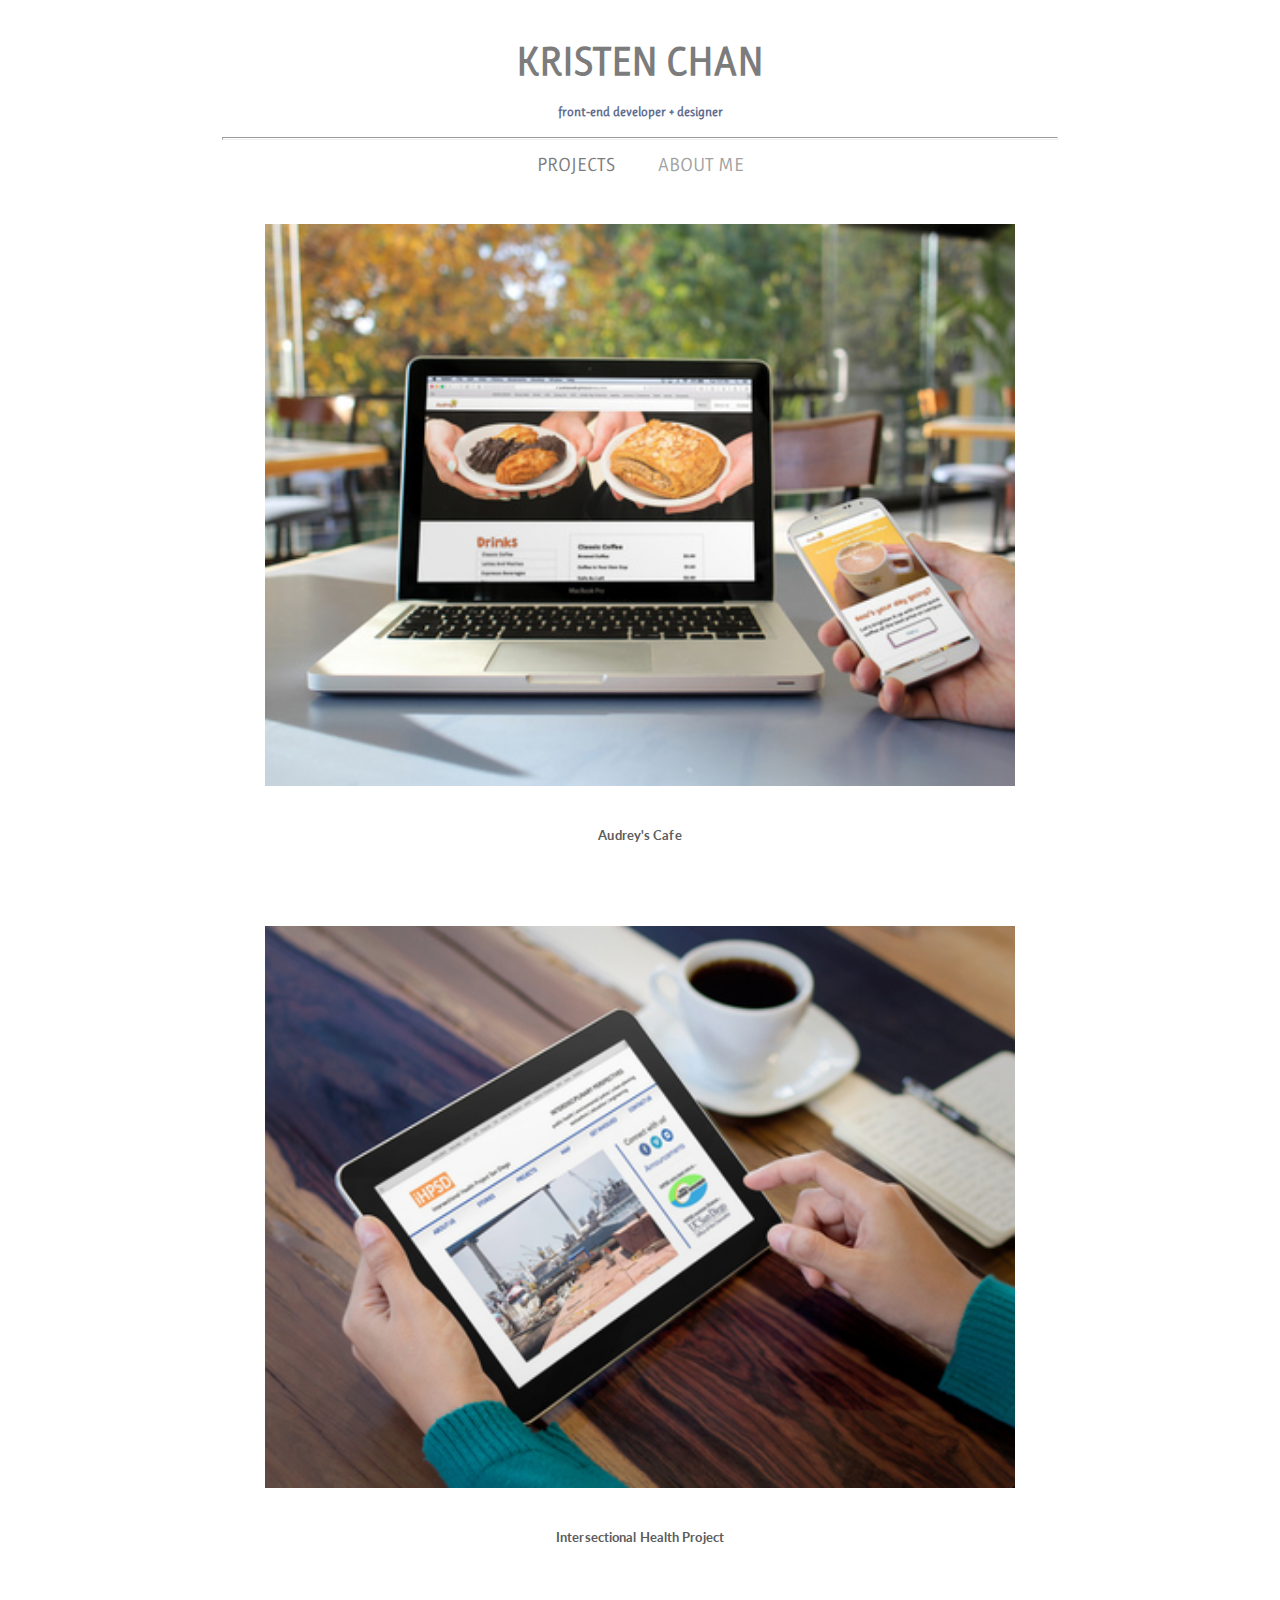
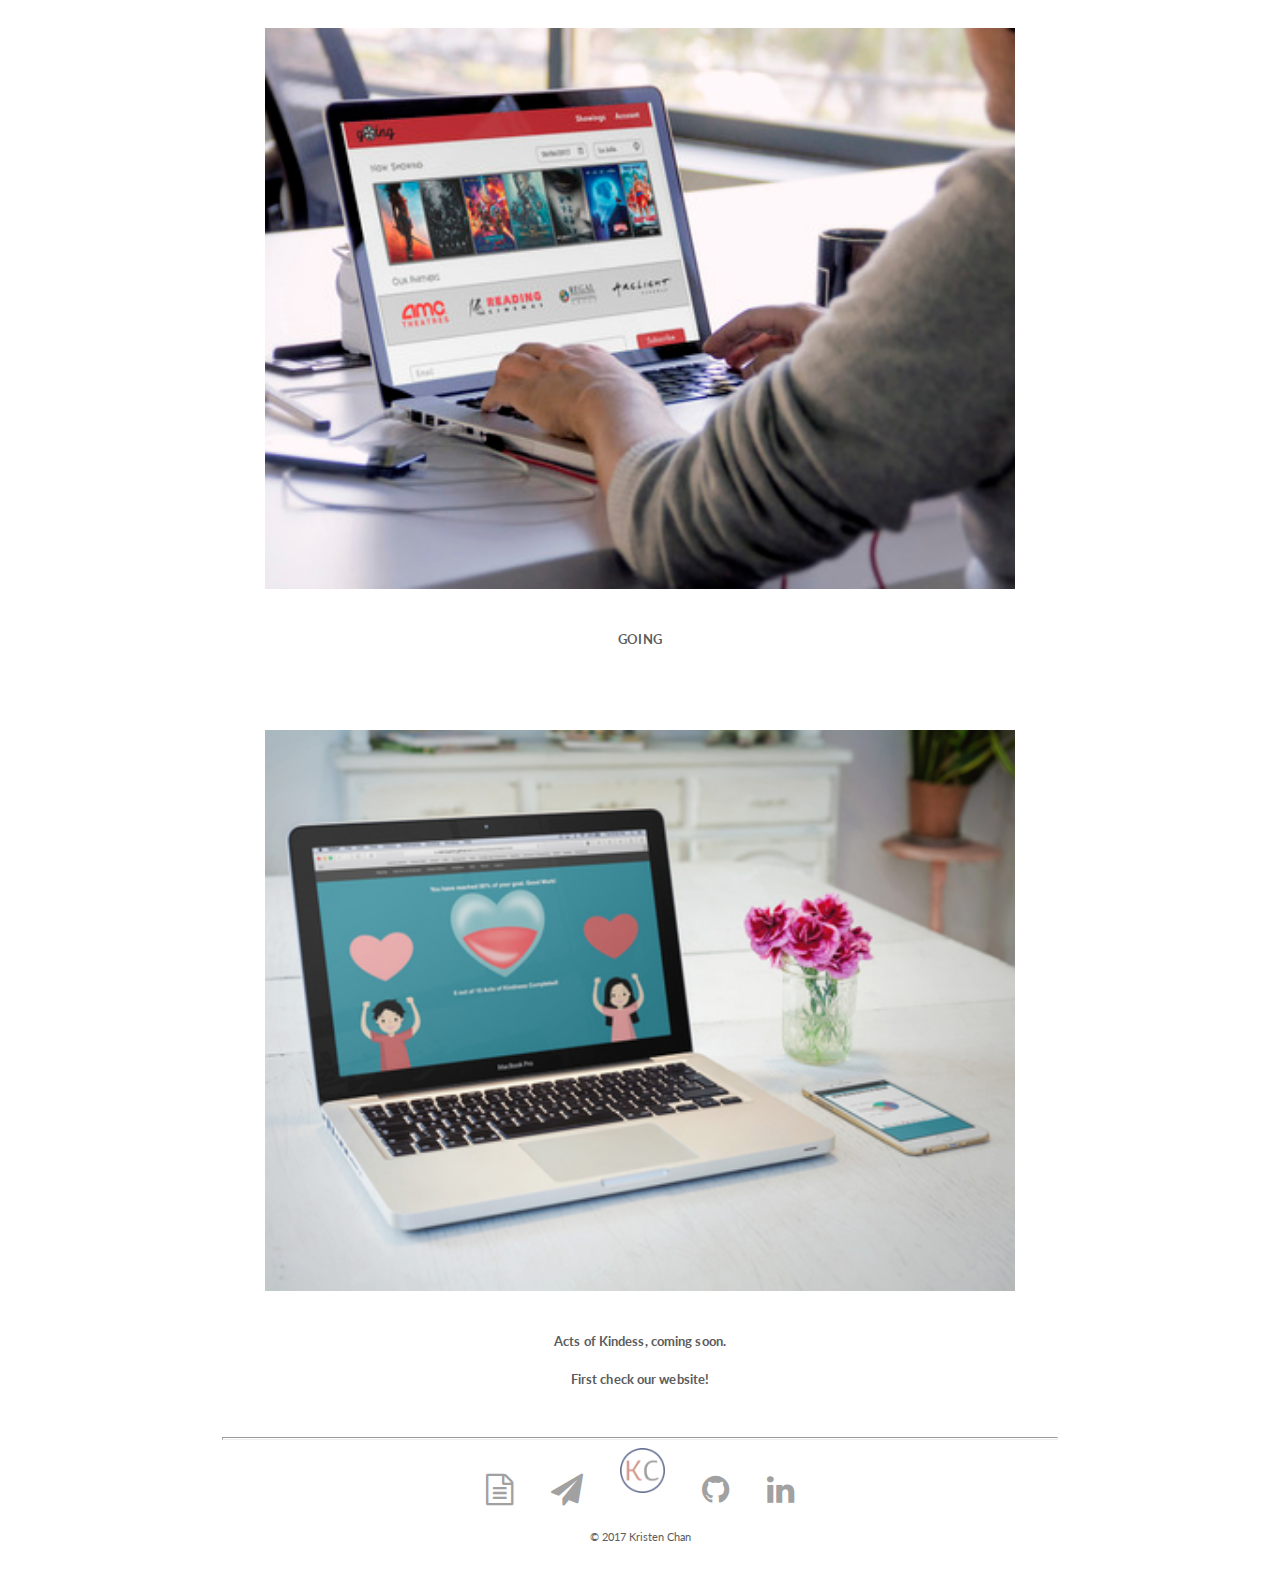
<file: index.html>
<!DOCTYPE html>
<html lang="en">

<head>
    <title>Kristen Chan</title>
    <meta charset="utf-8"/>

    <!-- Bootstrap -->
    <link rel="stylesheet" href="https://maxcdn.bootstrapcdn.com/bootstrap/4.0.0-beta/css/bootstrap.min.css"
        integrity="sha384-/Y6pD6FV/Vv2HJnA6t+vslU6fwYXjCFtcEpHbNJ0lyAFsXTsjBbfaDjzALeQsN6M" crossorigin="anonymous">
    <meta name="viewport" content="width=device-width, initial-scale=1, shrink-to-fit=no">

    <link href="https://fonts.googleapis.com/css?family=Ruluko|Lato:300" rel="stylesheet">
    <link rel="stylesheet" href="https://cdnjs.cloudflare.com/ajax/libs/font-awesome/4.7.0/css/font-awesome.min.css">

    <link rel='shortcut icon' type='image/x-icon' href='/favicon.ico'>

    <link rel="stylesheet" href="css/GLOBAL.css">
    <link rel="stylesheet" href="css/index.css">

    <meta name="keywords" content="Kristen, Chan, UX, design, portfolio, designer, ucsd, cognitive, software, engineer, san diego,
            california, east bay, san francisco, experience, java, programming, hci, UI, interface, science, user">
    <meta name="author" content="Kristen Chan">

</head>
<body>
<!--nav bar-->
<div class="name-block">
  <div class="name"><a href="index.html" style="text-decoration:none">
    <h1 class="name-title">KRISTEN CHAN</h1></a></div>

  <ul class="menu">
    <li><i class="fa fa-bars pull-right" id="menu" style="color:#7c7c7c; align:right"></i>
      <ul style="display: none" id="nav-links">
        <li><a class="nav-link" href="index.html" style="color:#616d90">PROJECTS</a></li>
        <li><a class="nav-link" href="about.html">ABOUT ME</a></li>
      </ul>
    </li>
  </ul>
</div>

<div class="title">
    <h5 class="job-title">front-end developer + designer</h5>
    <hr class="bar-title">
</div>
<div class="top-nav">
    <a href="index.html" style="color:#7c7c7c">PROJECTS</a>
    <a href="about.html">ABOUT ME</a>
</div>
<!-- end nav bar-->

<!-- CONTENT!!! -->
    <div class="content">
        <div class="row">
            <div class="col-sm hover hv1">
                <a href="audreys.html"><img src="Logos/audreys.jpg">
                    <h5>Audrey's Cafe</h5></a>
            </div>
            <div class="col-sm hover hv2">
                <a href="ihpsd.html"><img src="Logos/ihpsd.jpg"><h5>Intersectional Health Project</h5></a>
            </div>
        </div>
        <div class="row">
            <div class="col-sm hover hv3">
                <a href="going.html"><img src="Logos/going.jpg"><h5>GOING</h5></a>
            </div>
            <div class="col-sm hover hv4">
                <a href="https://clairvoyantx.github.io/ActsOfKindness/index2.html" target="_blank"><img src="Logos/actsofkind.jpg"><h5>Acts of Kindess, coming soon.</h5><h5>First check our website!</h5></a>
            </div>
        </div>
        <br><br>
    </div>
<!-- footer! -->
    <hr class="bar-footer">
    <div class="footer">
        <div>
            <a href="resume.pdf" target="_blank"><i class="fa fa-file-text-o fa-2x"></i></a>
            <a href="mailto:kristentchan@gmail.com"><i class="fa fa-paper-plane fa-2x"></i></a>
            <a href="index.html"><img class="footer-icon" src="Logos/KC.png"></a>
            <a href="https://github.com/kristentchan" target="_blank"><i class="fa fa-github fa-2x"></i></a>
            <a href="https://www.linkedin.com/in/kristentchan/" target="_blank"><i class="fa fa-linkedin fa-2x"></i></a>
        </div>
    </div>
    <div class="copyright">
            <br>
            <p>&copy; 2017 Kristen Chan</p>
    </div>

    <script src="https://code.jquery.com/jquery-3.2.1.slim.min.js" integrity="sha384-KJ3o2DKtIkvYIK3UENzmM7KCkRr/rE9/Qpg6aAZGJwFDMVNA/GpGFF93hXpG5KkN" crossorigin="anonymous"></script>
    <script src="https://cdnjs.cloudflare.com/ajax/libs/popper.js/1.11.0/umd/popper.min.js" integrity="sha384-b/U6ypiBEHpOf/4+1nzFpr53nxSS+GLCkfwBdFNTxtclqqenISfwAzpKaMNFNmj4" crossorigin="anonymous"></script>
    <script src="https://maxcdn.bootstrapcdn.com/bootstrap/4.0.0-beta/js/bootstrap.min.js" integrity="sha384-h0AbiXch4ZDo7tp9hKZ4TsHbi047NrKGLO3SEJAg45jXxnGIfYzk4Si90RDIqNm1" crossorigin="anonymous"></script>
    <script src="https://ajax.googleapis.com/ajax/libs/jquery/3.3.1/jquery.min.js"></script>
    <script>
      $("#menu").click(function(){
        $("#nav-links").slideToggle("slow");
        $('#menu').toggleClass('fa-bars fa-times')
      });
    </script>
</body>
</html>
</file>
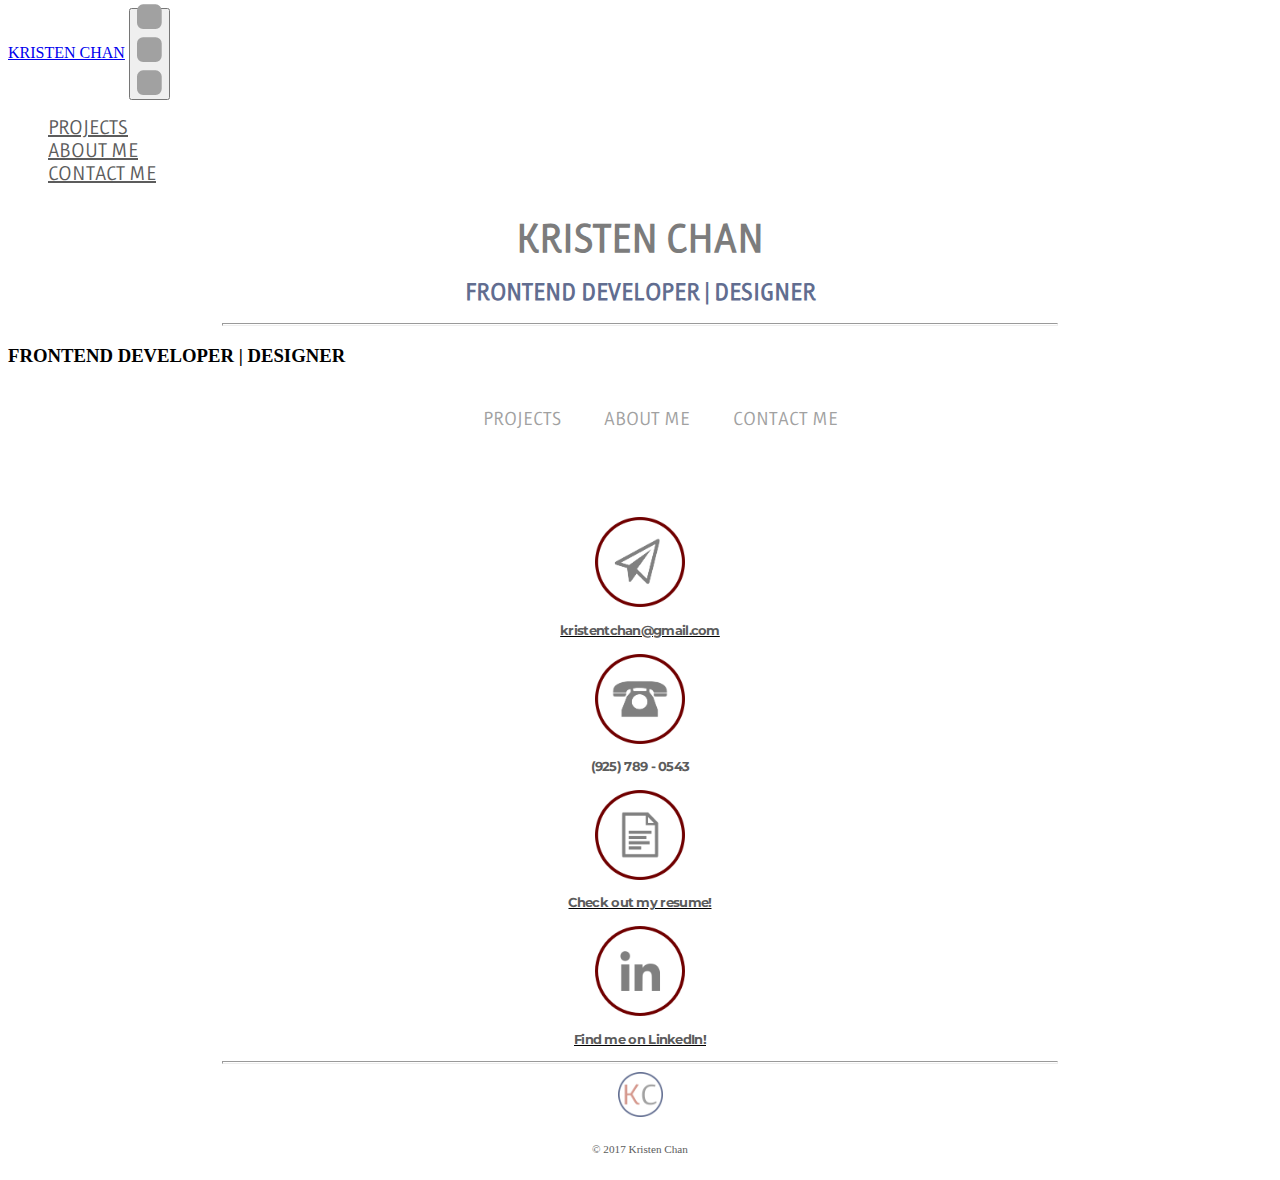
<file: contact.html>
<!DOCTYPE html>
<html>

<head>
    <title>Home Page</title>

    <!-- Bootstrap -->
    <link rel="stylesheet" href="https://maxcdn.bootstrapcdn.com/bootstrap/4.0.0-beta/css/bootstrap.min.css"
        integrity="sha384-/Y6pD6FV/Vv2HJnA6t+vslU6fwYXjCFtcEpHbNJ0lyAFsXTsjBbfaDjzALeQsN6M" crossorigin="anonymous">
    <meta name="viewport" content="width=device-width, initial-scale=1, shrink-to-fit=no">

    <link href="https://fonts.googleapis.com/css?family=Ruluko|Montserrat:200|Open+Sans:300" rel="stylesheet">
    <link rel="stylesheet" href="https://cdnjs.cloudflare.com/ajax/libs/font-awesome/4.7.0/css/font-awesome.min.css">

    <link rel="stylesheet" href="css/GLOBAL.css">
    <link rel="stylesheet" href="css/contact.css">

    <meta name="keywords" content="Kristen, Chan, UX, design, portfolio, designer, ucsd, cognitive, software, engineer, san diego,
            california, east bay, san francisco, experience, java, programming, hci, UI, interface, science, user">
    <meta name="author" content="Kristen Chan">

</head>
<body>
<!--nav bar-->

        <div class="top-icons">
            <nav class="navbar navbar-toggleable-md navbar-light bg-faded">

                <a class="navbar-brand" href="index.html">KRISTEN CHAN</a>
                <button class="navbar-toggler navbar-toggler-right" type="button" data-toggle="collapse"
                    data-target="#navbarSupportedContent" aria-controls="navbarSupportedContent"
                    aria-expanded="false" aria-label="Toggle navigation">
                    <span class="fa fa-ellipsis-v fa-lg" style="font-size:9vw"></span>
                </button>
                <div class="collapse navbar-collapse" id="navbarSupportedContent">
                    <ul class="navbar-nav mr-auto">
                        <li class="nav-item">
                            <a class="nav-link" href="projects.html">PROJECTS</a>
                        </li>
                        <li class="nav-item">
                            <a class="nav-link" href="index.html">ABOUT ME</a>
                        </li>
                        <li class="nav-item">
                            <a class="nav-link" href="#">CONTACT ME</a>
                        </li>
                    </ul>
                </div>
            </nav>
        </div>
    <div class="title" class="row">
        <a href="index.html" style="color:black; text-decoration:none"><h1 class="name-title" text-align="center">KRISTEN CHAN</h1></a>
        <h2 class="job-title">FRONTEND DEVELOPER | DESIGNER</h2>
        <hr class="bar-title">
        <h3 class="job-title2">FRONTEND DEVELOPER | DESIGNER</h3>
    </div>

    <div class="top-nav" align="center">
        <ul>
            <a href="projects.html">PROJECTS</a>
            <a href="index.html">ABOUT ME</a>
            <a href="contact.html" style="color:#a1a1a1">CONTACT ME</a>
        </ul>
    </div>
<!-- end nav bar-->



    <div class="container-fluid content">
        <div class="row">
            <div class="col-sm">
                <a href="mailto:kristentchan@gmail.com">
                    <img src="icons/email.png">
                    <h5>kristentchan@gmail.com</h5></a>
            </div>
            <div class="col-sm">
                <img src="icons/phone.png">
                <h5>(925) 789 - 0543</h5> 
            </div>
        </div>
        <div class="row">
            <div class="col-sm">
                <a target="_blank" class="resume-link" href="resume.pdf">
                    <img src="icons/resume.png">
                    <h5>Check out my resume!</h5></a>
            </div>
            <div class="col-sm">
                <a target="_blank" class="linkedIn-link" href="http://linkedin.com/in/kristentchan/">
                    <img src="icons/linked_circle.png">
                    <h5>Find me on LinkedIn!</h5></a>
            </div>
        </div>
    </div>

<!-- footer! -->
    <hr class="bar-footer">
    <div class="footer">

        <a href="index.html"><img class="footer-icon" src="Logos/KC.png"></a>
        <div class="copyright">
            <br>
            <p>&copy 2017 Kristen Chan</p>
        </div>
    </div>


    <script src="https://code.jquery.com/jquery-3.2.1.slim.min.js" integrity="sha384-KJ3o2DKtIkvYIK3UENzmM7KCkRr/rE9/Qpg6aAZGJwFDMVNA/GpGFF93hXpG5KkN" crossorigin="anonymous"></script>
    <script src="https://cdnjs.cloudflare.com/ajax/libs/popper.js/1.11.0/umd/popper.min.js" integrity="sha384-b/U6ypiBEHpOf/4+1nzFpr53nxSS+GLCkfwBdFNTxtclqqenISfwAzpKaMNFNmj4" crossorigin="anonymous"></script>
    <script src="https://maxcdn.bootstrapcdn.com/bootstrap/4.0.0-beta/js/bootstrap.min.js" integrity="sha384-h0AbiXch4ZDo7tp9hKZ4TsHbi047NrKGLO3SEJAg45jXxnGIfYzk4Si90RDIqNm1" crossorigin="anonymous"></script>
</body>
<script>
function myFunction() {
    var x = document.getElementById("topnav");
    if (x.className === "top-nav") {
        x.className += " responsive";
    } else {
        x.className = "top-nav";
    }
}
</script>

</html>
</file>
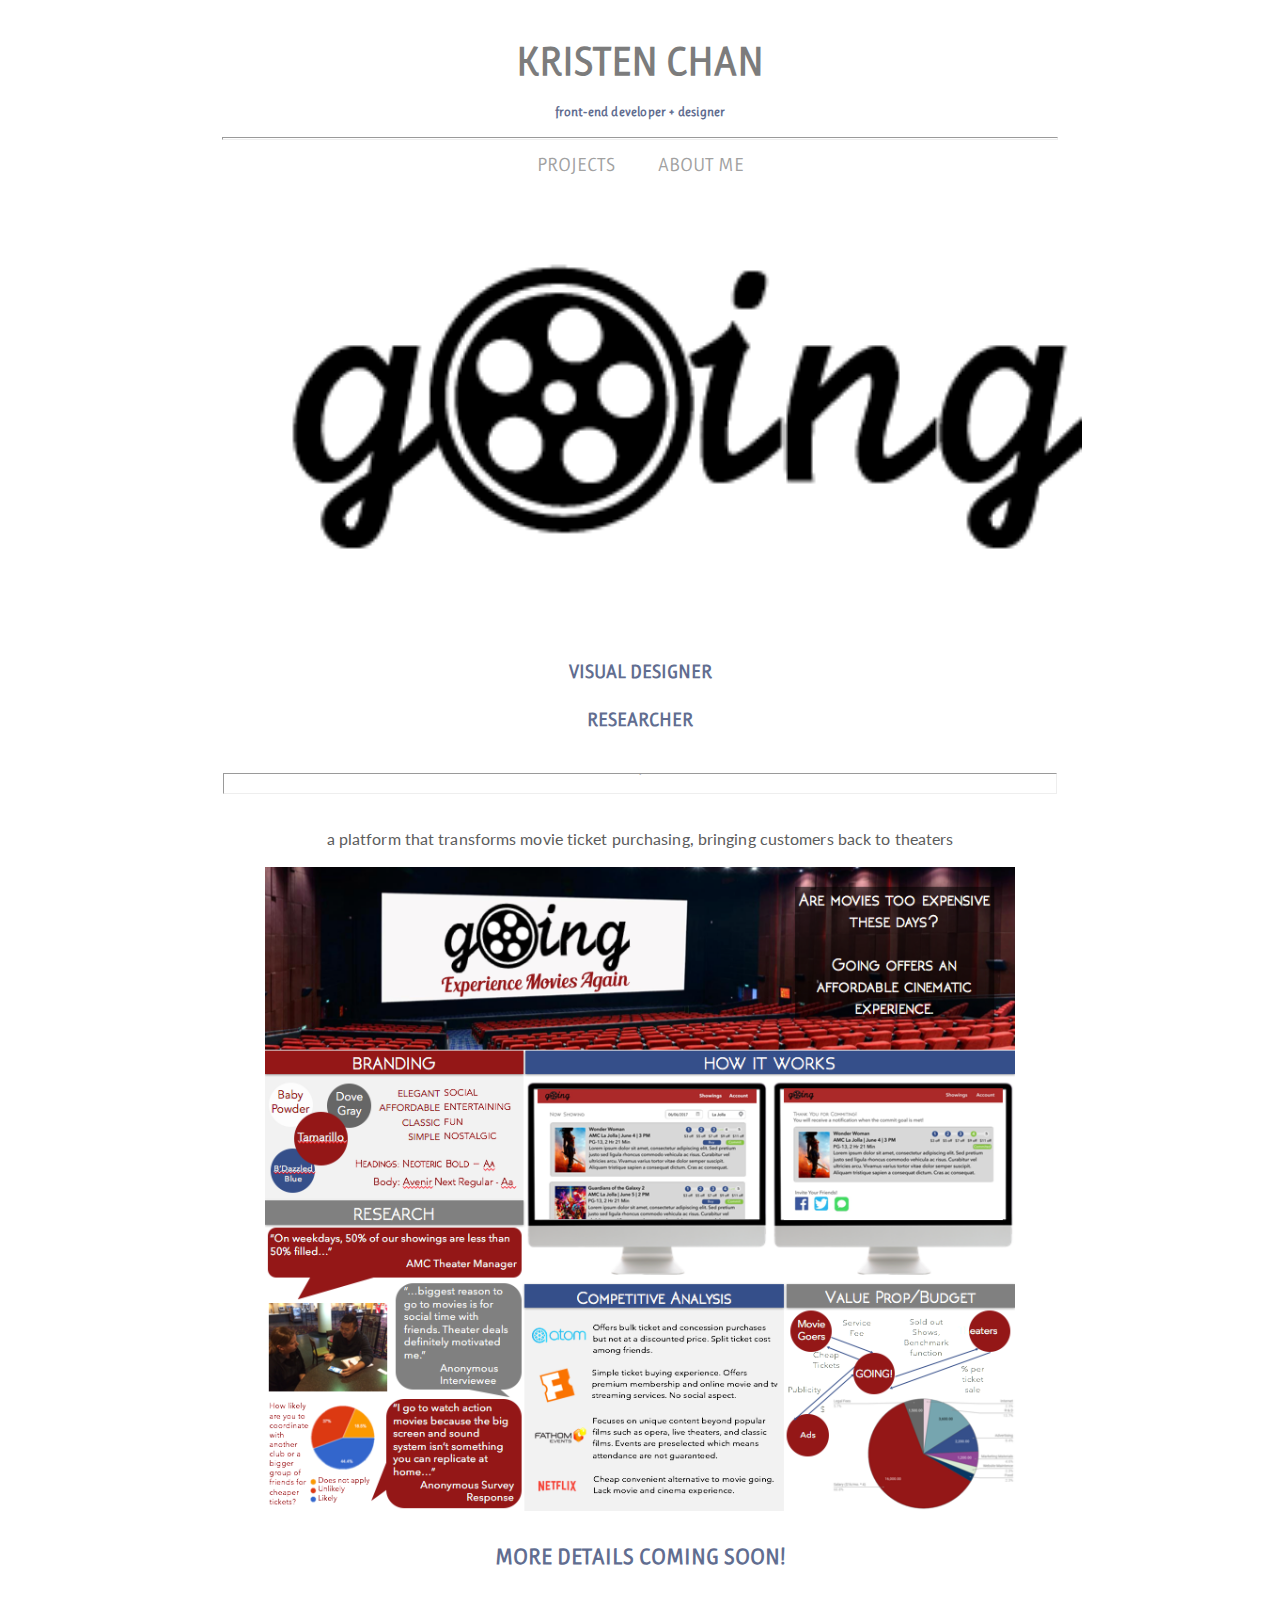
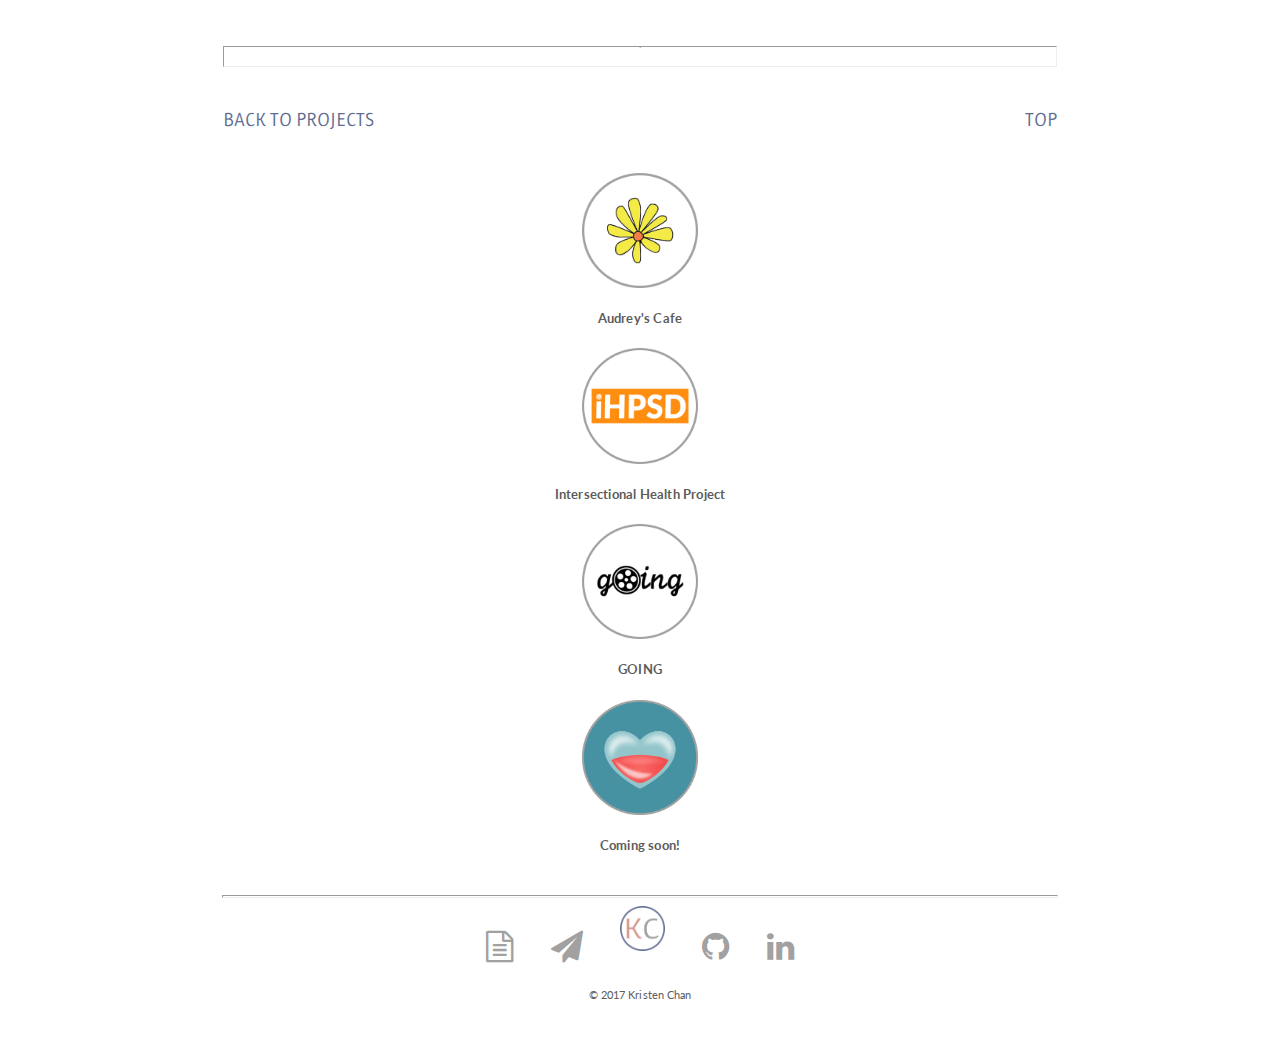
<file: going.html>
<!DOCTYPE html>
<html lang="en">

<head>
    <title>Kristen Chan</title>
    <meta charset="utf-8"/>

    <!-- Bootstrap -->
    <link rel="stylesheet" href="https://maxcdn.bootstrapcdn.com/bootstrap/4.0.0-beta/css/bootstrap.min.css"
        integrity="sha384-/Y6pD6FV/Vv2HJnA6t+vslU6fwYXjCFtcEpHbNJ0lyAFsXTsjBbfaDjzALeQsN6M" crossorigin="anonymous">
    <meta name="viewport" content="width=device-width, initial-scale=1, shrink-to-fit=no">

    <link href="https://fonts.googleapis.com/css?family=Ruluko|Lato:300" rel="stylesheet">
    <link rel="stylesheet" href="https://cdnjs.cloudflare.com/ajax/libs/font-awesome/4.7.0/css/font-awesome.min.css">

    <link rel='shortcut icon' type='image/x-icon' href='/favicon.ico'>

    <link rel="stylesheet" href="css/GLOBAL.css">
    <link rel="stylesheet" href="css/going.css">

    <meta name="keywords" content="Kristen, Chan, UX, design, portfolio, designer, ucsd, cognitive, software, engineer, san diego, california, east bay, san francisco, experience, java, programming, hci, UI, interface, science, user">
    <meta name="author" content="Kristen Chan">

</head>
<body>
<!--nav bar-->
<div class="name-block">
  <div class="name"><a href="index.html" style="text-decoration:none">
    <h1 class="name-title">KRISTEN CHAN</h1></a></div>

  <ul class="menu">
    <li><i class="fa fa-bars pull-right" id="menu" style="color:#7c7c7c; align:right"></i>
      <ul style="display: none" id="nav-links">
        <li><a class="nav-link" href="index.html">PROJECTS</a></li>
        <li><a class="nav-link" href="about.html">ABOUT ME</a></li>
      </ul>
    </li>
  </ul>
</div>

<div class="title">
    <h5 class="job-title">front-end developer + designer</h5>
    <hr class="bar-title">
</div>
<div class="top-nav">
    <a href="index.html">PROJECTS</a>
    <a href="about.html">ABOUT ME</a>
</div>
<!-- end nav bar-->

<!-- CONTENT -->
<div class="content">
    <div class="row">
        <div class="col-sm top-img">
            <a href="https://www.kickstarter.com/projects/40500694/310550872?token=322e0f95" target="_blank"><img src="Logos/going-title.png"></a>
        </div>
        <div class="col-sm position">
            <h4>VISUAL DESIGNER</h4>
            <h4>RESEARCHER</h4>
            <hr class="bot-hr">
            <p style="margin-top:-1%">a platform that transforms movie ticket purchasing, bringing customers back to theaters</p>
        </div>
    </div>

    <a href="resources/going-poster.pdf" target="_blank"><img class="img-cent" src="resources/going-poster.png"></a>
    <h6 align="center">MORE DETAILS COMING SOON!</h6>
    <br>
<!--

    <p></p>
    <a href="" target="_blank"><img src="resources/i1.png" class="img-cent" src="" vspace="10"></a>
    <p>We constructed a Gantt to organize a concise plan for development. Some tasks included data gathering, concept development, prototyping, and testing.</p>
    <div class="row match-my-cols">
        <div class="col-sm">
            <img class="two" src="resources/i2.png">
        </div>
        <div class="col-sm">
            <img class="two" src="resources/i3.png">
        </div>
    </div>
    <p>In order to keep the goals clear for both our client and the community, we created a stakeholder matrix and a user profile.</p>
    <h6>SITE ARCHITECTURE | PROTOTYPES</h6>
    </p><a href="resources/i4.png" target="_blank"><img src="resources/i4.png" class="img-cent" src="" vspace="10"></a>
    <p>Basing our paper prototypes on the architecture our client gave us, we drew up different ideas for an article page and the home page.</p>
    <div class="row">
        <div class="col-sm">
            <img class="two" src="resources/i5.png">
        </div>
        <div class="col-sm">
            <img class="two" src="resources/i6.png">
        </div>
        <div class="col-sm">
            <img class="two" src="resources/i7.png"><p>
        </div>
    </div>
    <p>Our client desired each page to have specific functions, such as an action bar with options for getting connected. While drawing up prototypes, we ideated amongst the group on how to display those functions both on the home page and on the article page.</p>
    <p>After prototyping through paper and pencil, we made higher fidelity mockups, keeping the design simple and modern. For secondary navigation, we added breadcrumbs as a visual tool to give insight to the site's hierarchy and the user's location at that point in time.</p>
    <div class="row">
        <div class="col-sm">
            <img class="two" src="resources/i8.png">
        </div>
        <div class="col-sm">
            <img class="two" src="resources/i9.png">
        </div>
    </div>
    <h6>FINAL PRODUCT | USER TESTING</h6>
    <p>Using Git Version Control, our team coded this website mobile-first using HTML, CSS and JavaScript. With a bootstrap framework, we speedily made the product ready for user testing. Take a look <a href="http://ihpsd.github.io" target="_blank">here</a>!</p>
    <div class="row">
        <div class="col-sm">
            <img class="two mob" src="resources/i13.png">
        </div>
        <div class="col-sm">
            <img class="two mob" src="resources/i14.png">
        </div>
        <div class="col-sm">
            <img class="two mob" src="resources/i15.png">
        </div>
    </div>
    <img class="i12" src="resources/i12.png" vspace="10"><p>Each of the members of our group interviewed several people for usability, content, and overall design. We found that most people thought it was an informational website about a volunteer organization or environmental racism, and that it was easy to navigate.</p>
    <h6>IMPROVEMENTS</h6>
    <img class="i17" src="resources/i17.png"><p>From the feedback received, we gathered that the organization's goals are hard to comprehend at first glance. It was even difficult for us as a team to understand what our client wanted until further explanation. The complex content needed to be displayed in a manageable fashion, so we used symbols to categorize article topics. We also placed the important topics on the header so that users would immediately see what aspects the organization covers.</p><img class="i16" src="resources/i16.png">
    <h6>REFLECTIONS</h6>
    <p>These were the busiest nine weeks of production and the largest group I've worked with in my college career. However, with the organized way we approached the problem for our client, I consider our teamwork swift and efficient, with minimum hiccups. We were able to deliver a finished product in a timely manner, along with a user manual for content management. In the future, I hope to continue lending a hand until the organization can self-sufficiently update their content. Thanks for reading!</p>
-->

    <hr class="bot-hr">
    <!-- View projects again -->
    <a href="index.html" class="back">BACK TO PROJECTS</a>
    <a href="#top" style="float:right" class="back">TOP</a>
    <div class="extra row">
        <div class="col-sm">
            <a href="audreys.html"><img src="Logos/audreys.png"><h5>Audrey's Cafe</h5></a>
        </div>
        <div class="col-sm">
            <a href="ihpsd.html"><img src="Logos/ihpsd.png">
            <h5>Intersectional Health Project</h5></a>
        </div>
        <div class="col-sm">
            <a href="going.html"><img src="Logos/going.png"><h5>GOING</h5></a>
        </div>
        <div class="col-sm">
            <a href="https://clairvoyantx.github.io/ActsOfKindness/index2.html" target="_blank"><img src="Logos/actskind.png"><h5>Coming soon!</h5></a>
        </div>
    </div>
</div>

<!-- footer! -->
    <hr class="bar-footer">
    <div class="footer">
        <div>
            <a href="resume.pdf" target="_blank"><i class="fa fa-file-text-o fa-2x"></i></a>
            <a href="mailto:kristentchan@gmail.com"><i class="fa fa-paper-plane fa-2x"></i></a>
            <a href="index.html"><img class="footer-icon" src="Logos/KC.png"></a>
            <a href="https://github.com/kristentchan" target="_blank"><i class="fa fa-github fa-2x"></i></a>
            <a href="https://www.linkedin.com/in/kristentchan/" target="_blank"><i class="fa fa-linkedin fa-2x"></i></a>
        </div>
    </div>
    <div class="copyright">
            <br>
            <p>&copy; 2017 Kristen Chan</p>
    </div>

<script src="https://code.jquery.com/jquery-3.2.1.slim.min.js" integrity="sha384-KJ3o2DKtIkvYIK3UENzmM7KCkRr/rE9/Qpg6aAZGJwFDMVNA/GpGFF93hXpG5KkN" crossorigin="anonymous"></script>
<script src="https://cdnjs.cloudflare.com/ajax/libs/popper.js/1.11.0/umd/popper.min.js" integrity="sha384-b/U6ypiBEHpOf/4+1nzFpr53nxSS+GLCkfwBdFNTxtclqqenISfwAzpKaMNFNmj4" crossorigin="anonymous"></script>
<script src="https://maxcdn.bootstrapcdn.com/bootstrap/4.0.0-beta/js/bootstrap.min.js" integrity="sha384-h0AbiXch4ZDo7tp9hKZ4TsHbi047NrKGLO3SEJAg45jXxnGIfYzk4Si90RDIqNm1" crossorigin="anonymous"></script>
<script src="https://ajax.googleapis.com/ajax/libs/jquery/3.3.1/jquery.min.js"></script>
<script>
    document.getElementById('vid').play();
    document.getElementById('vid2').play();
    $("a[href='#top']").click(function() {
        $("html, body").animate({ scrollTop: 0 }, "slow");
        return false;
    });
  </script>
  <script>
    $("#menu").click(function(){
      $("#nav-links").slideToggle("slow");
      $('#menu').toggleClass('fa-bars fa-times')
    });
</script>
</body>
</html>
</file>
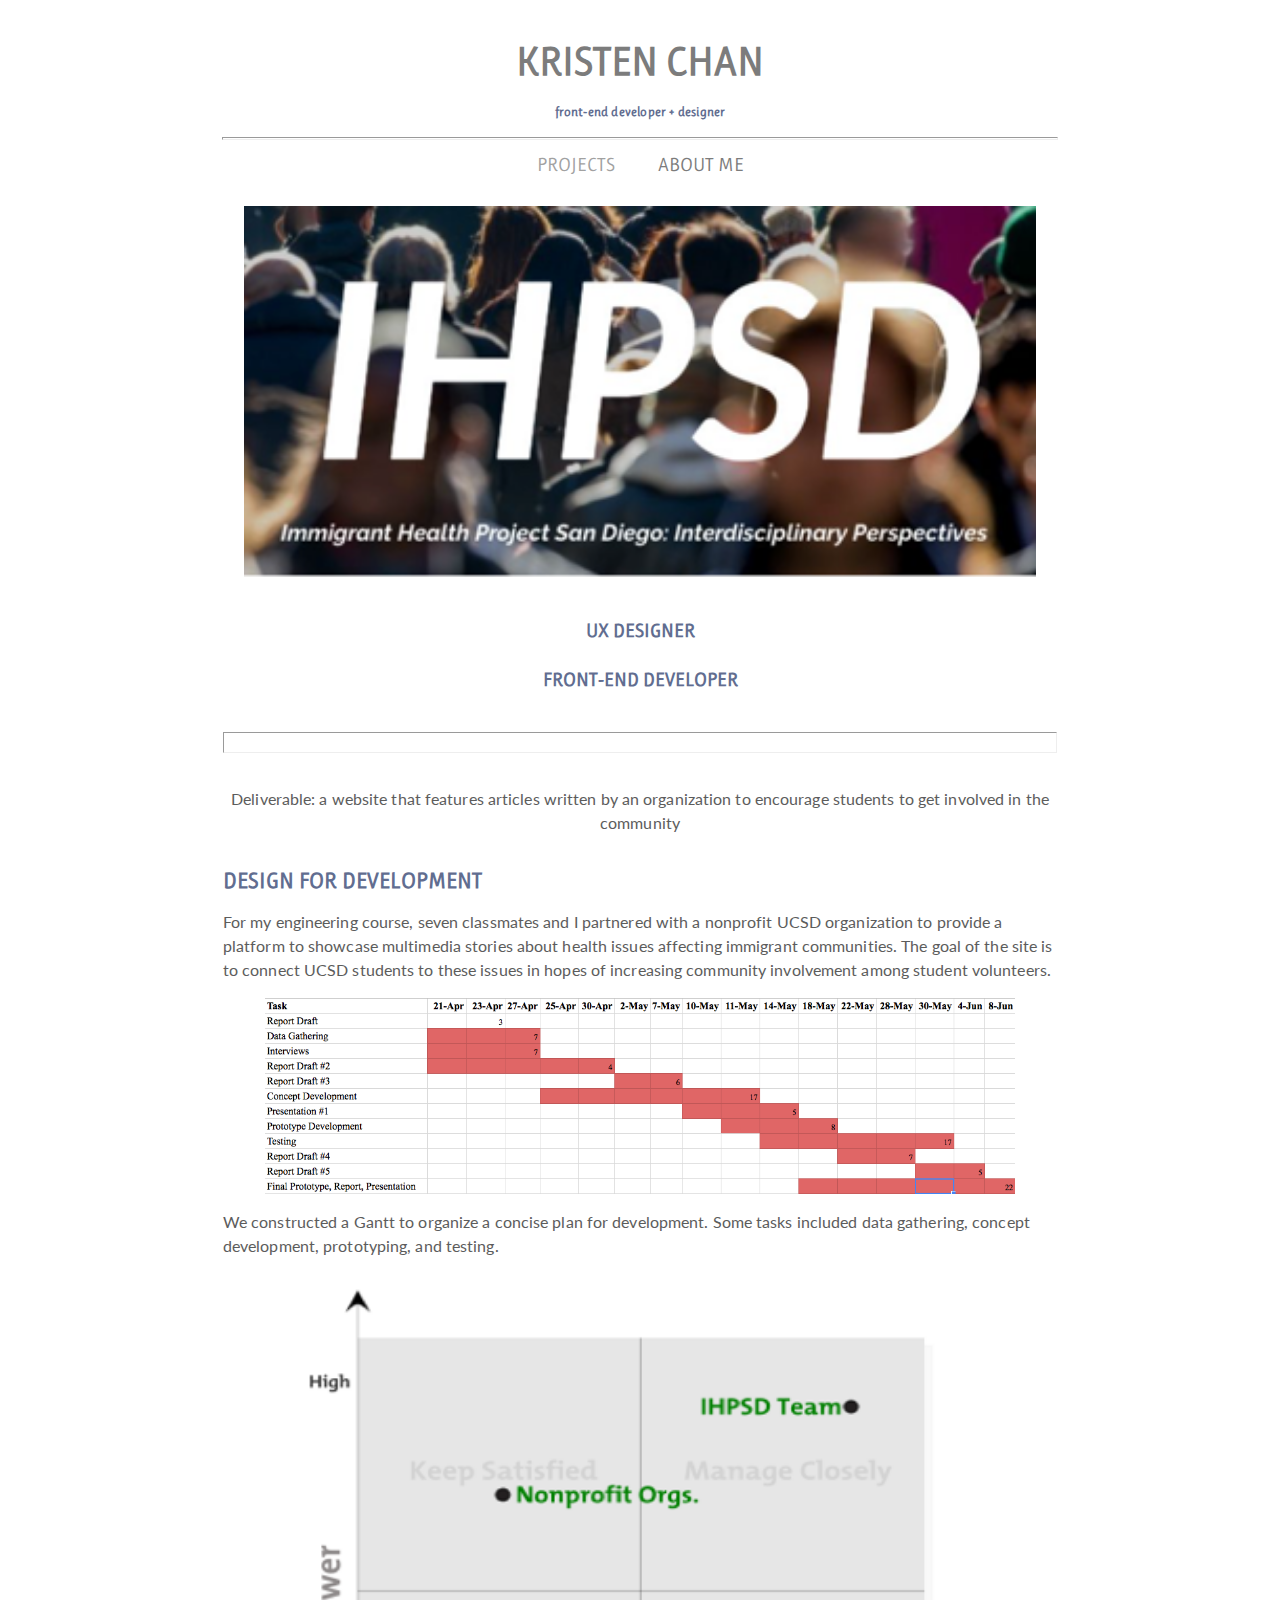
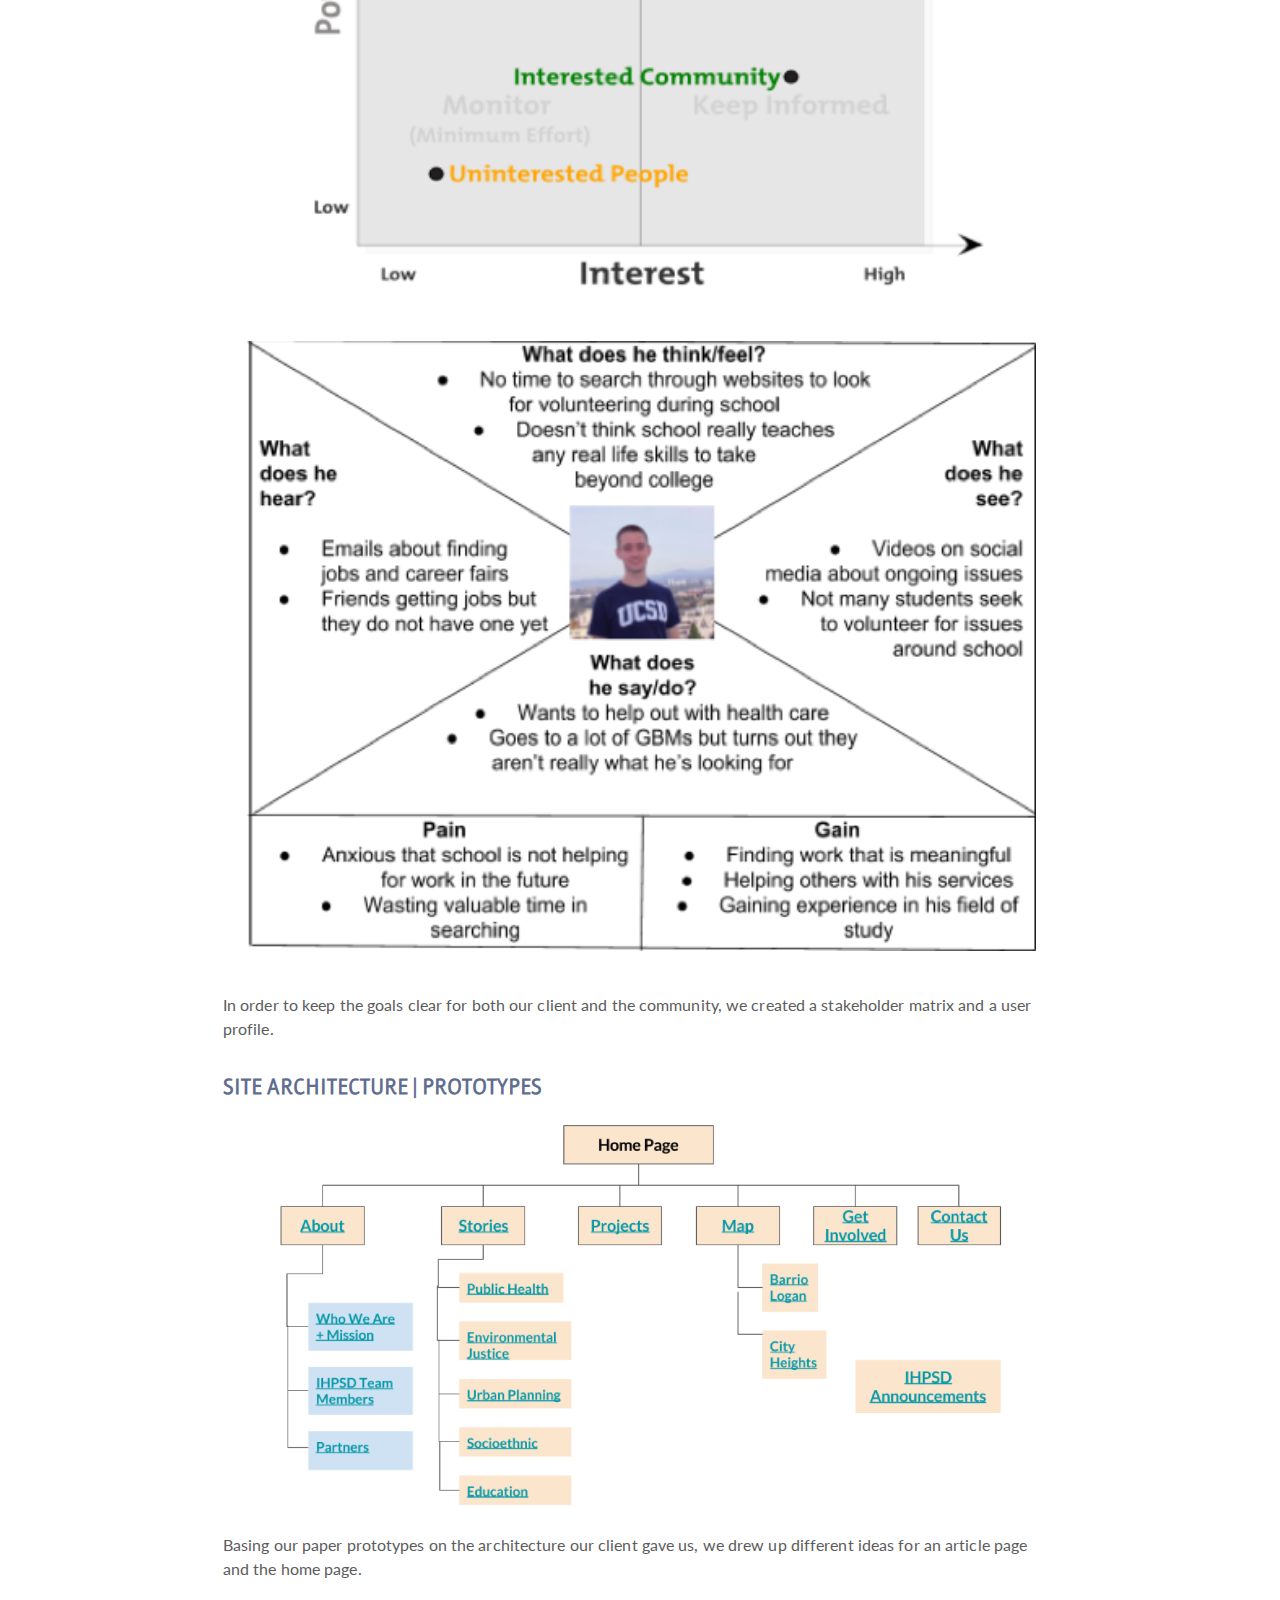
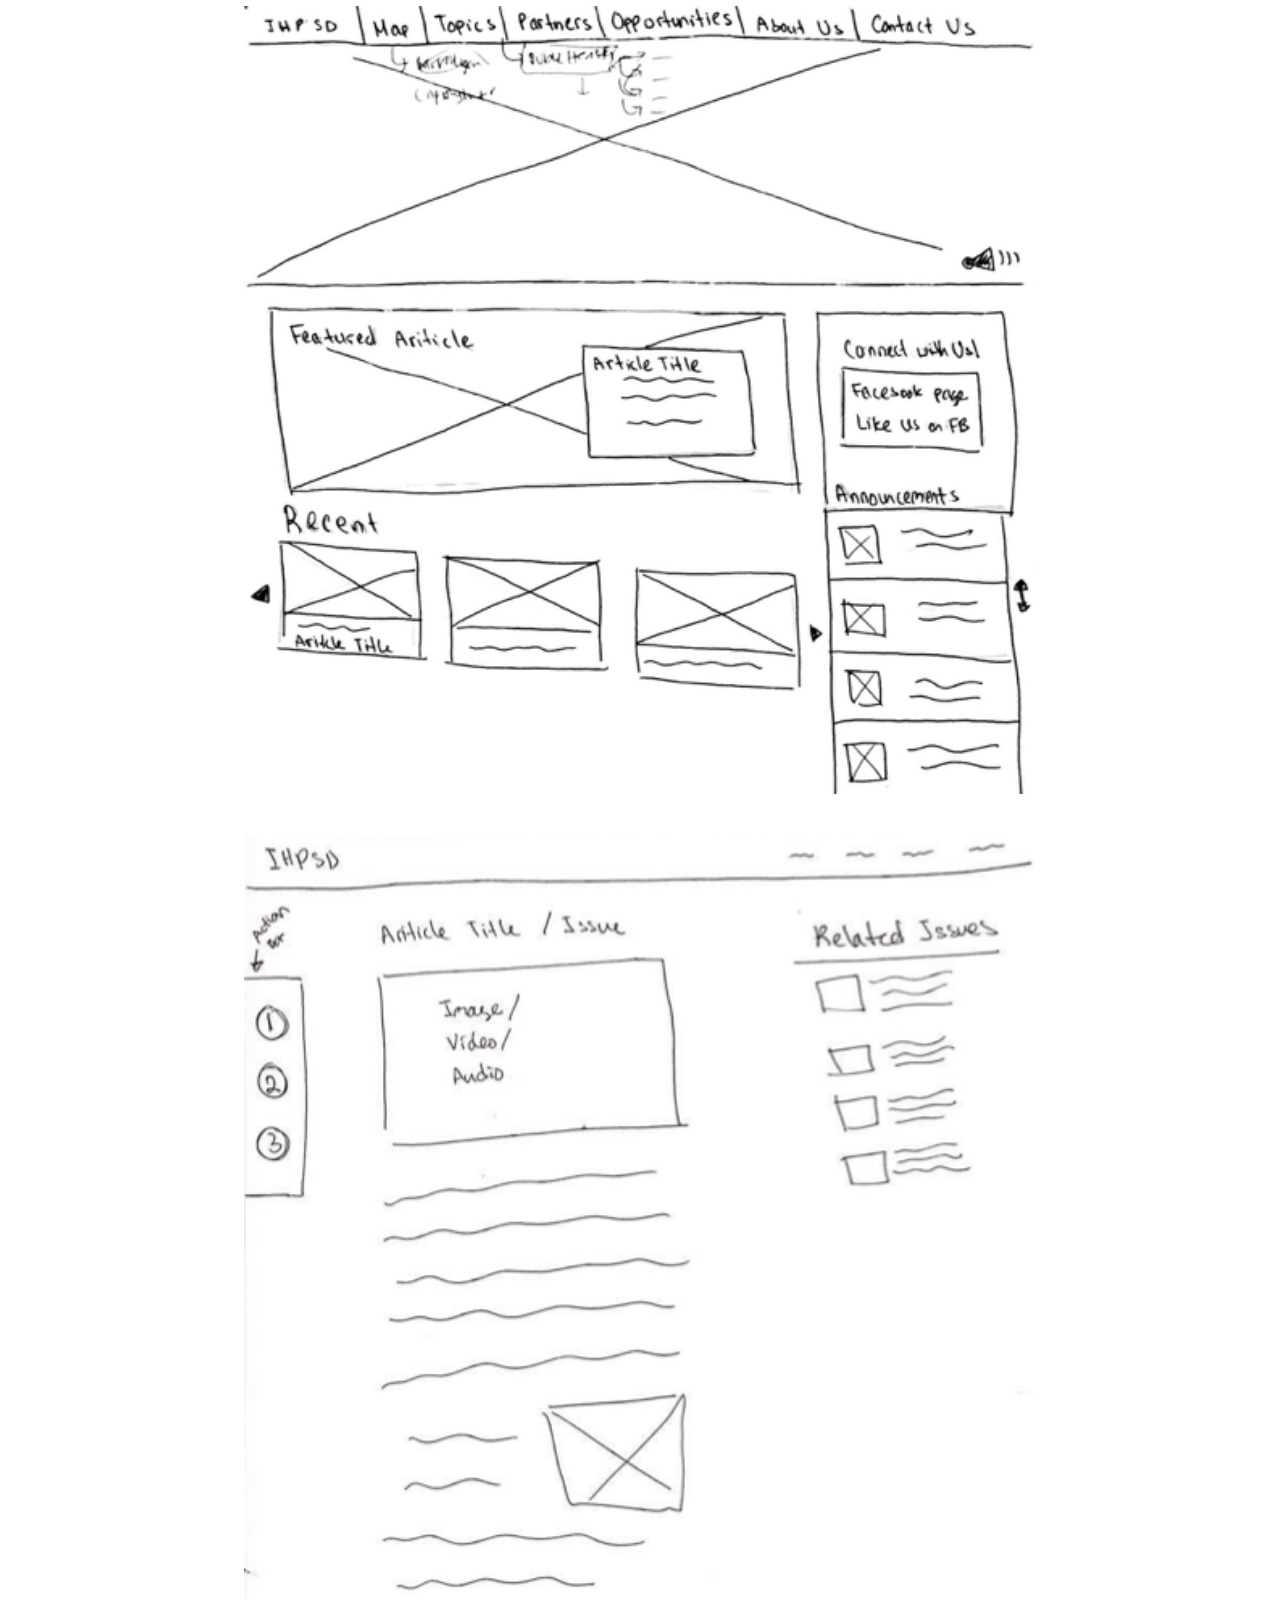
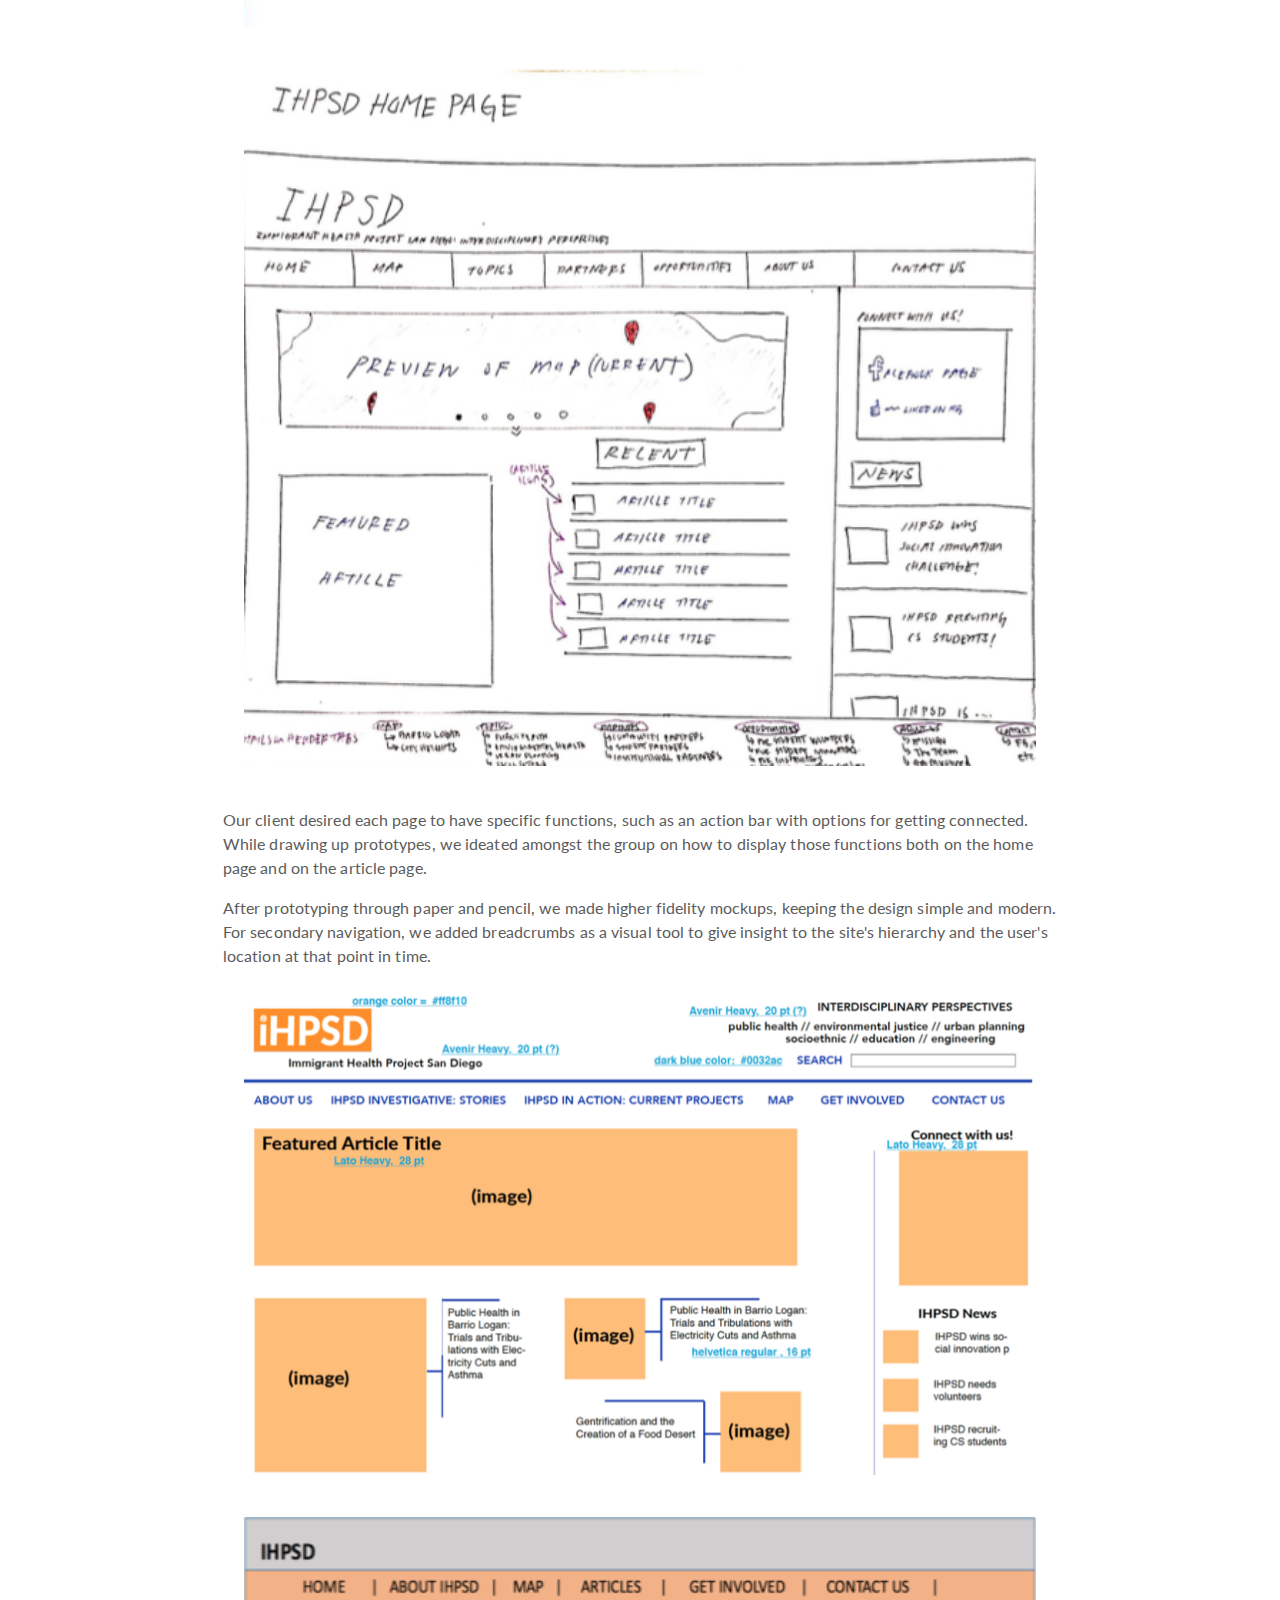
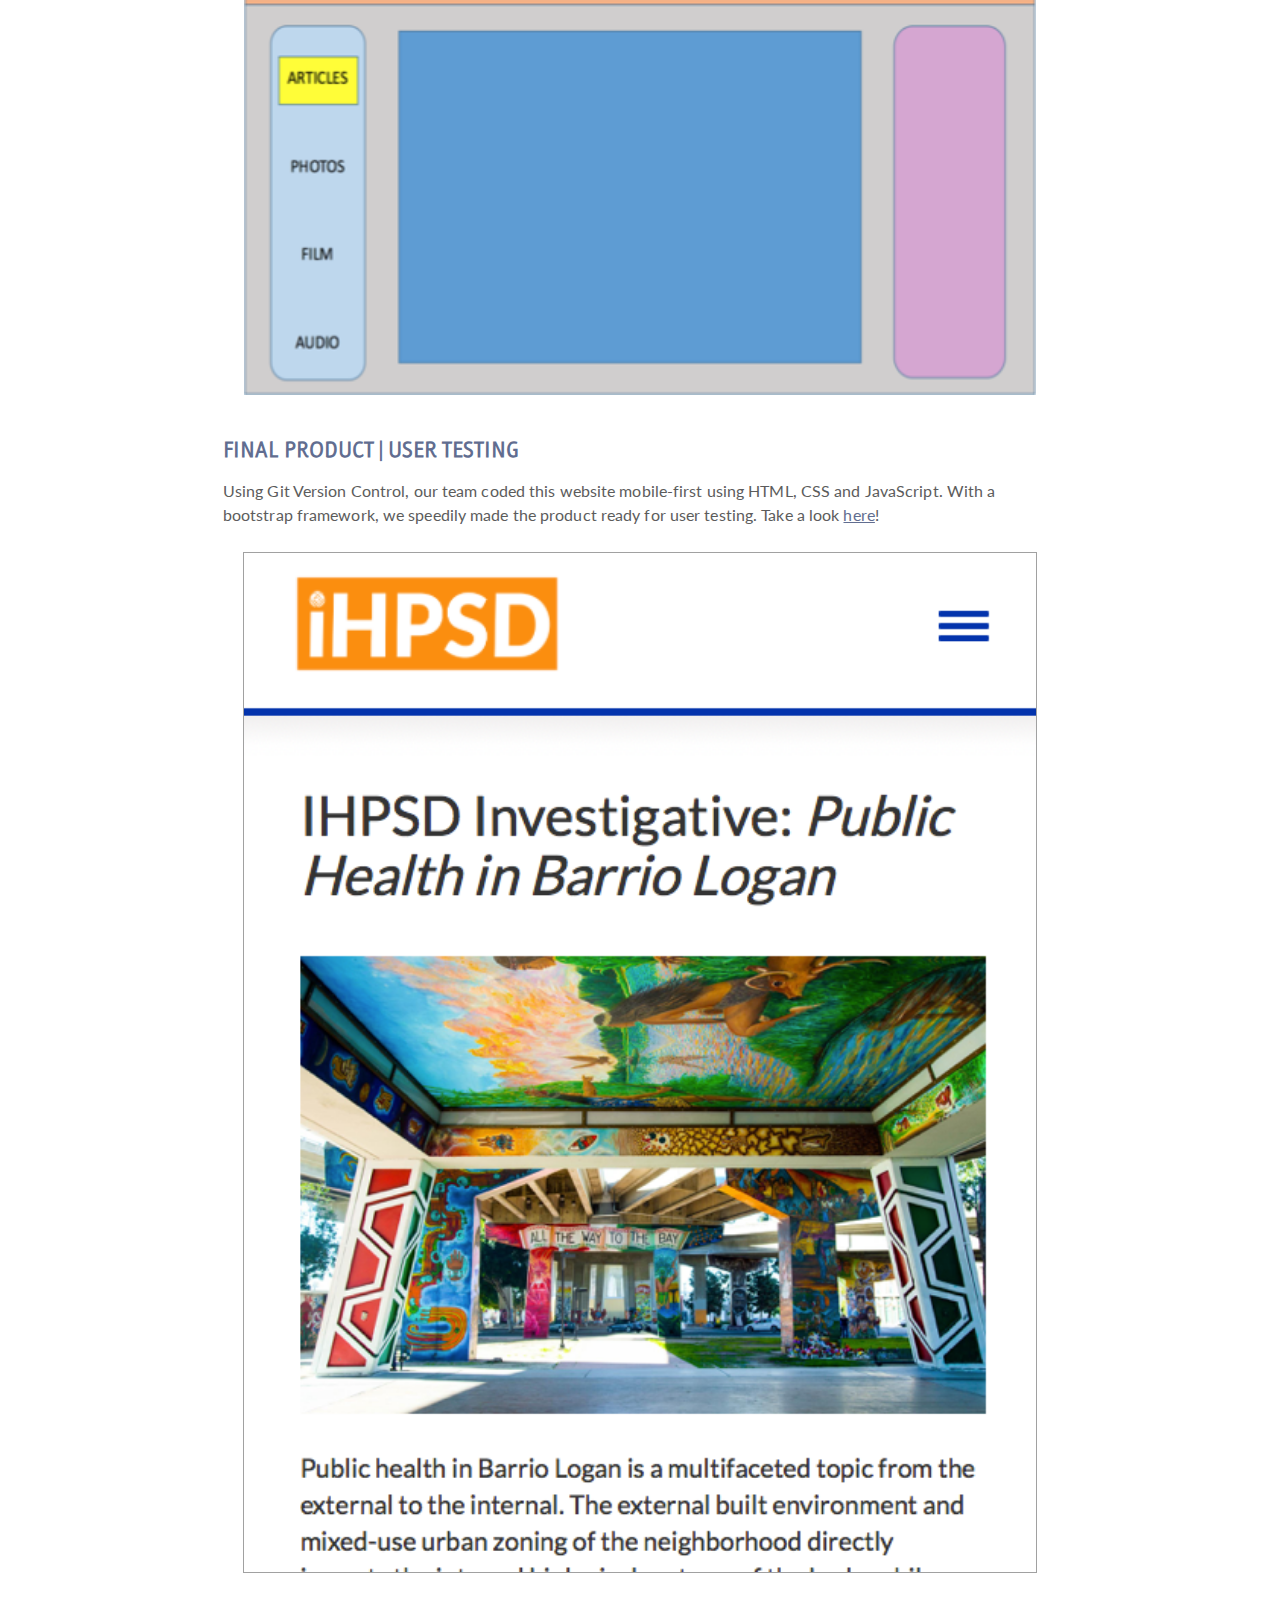
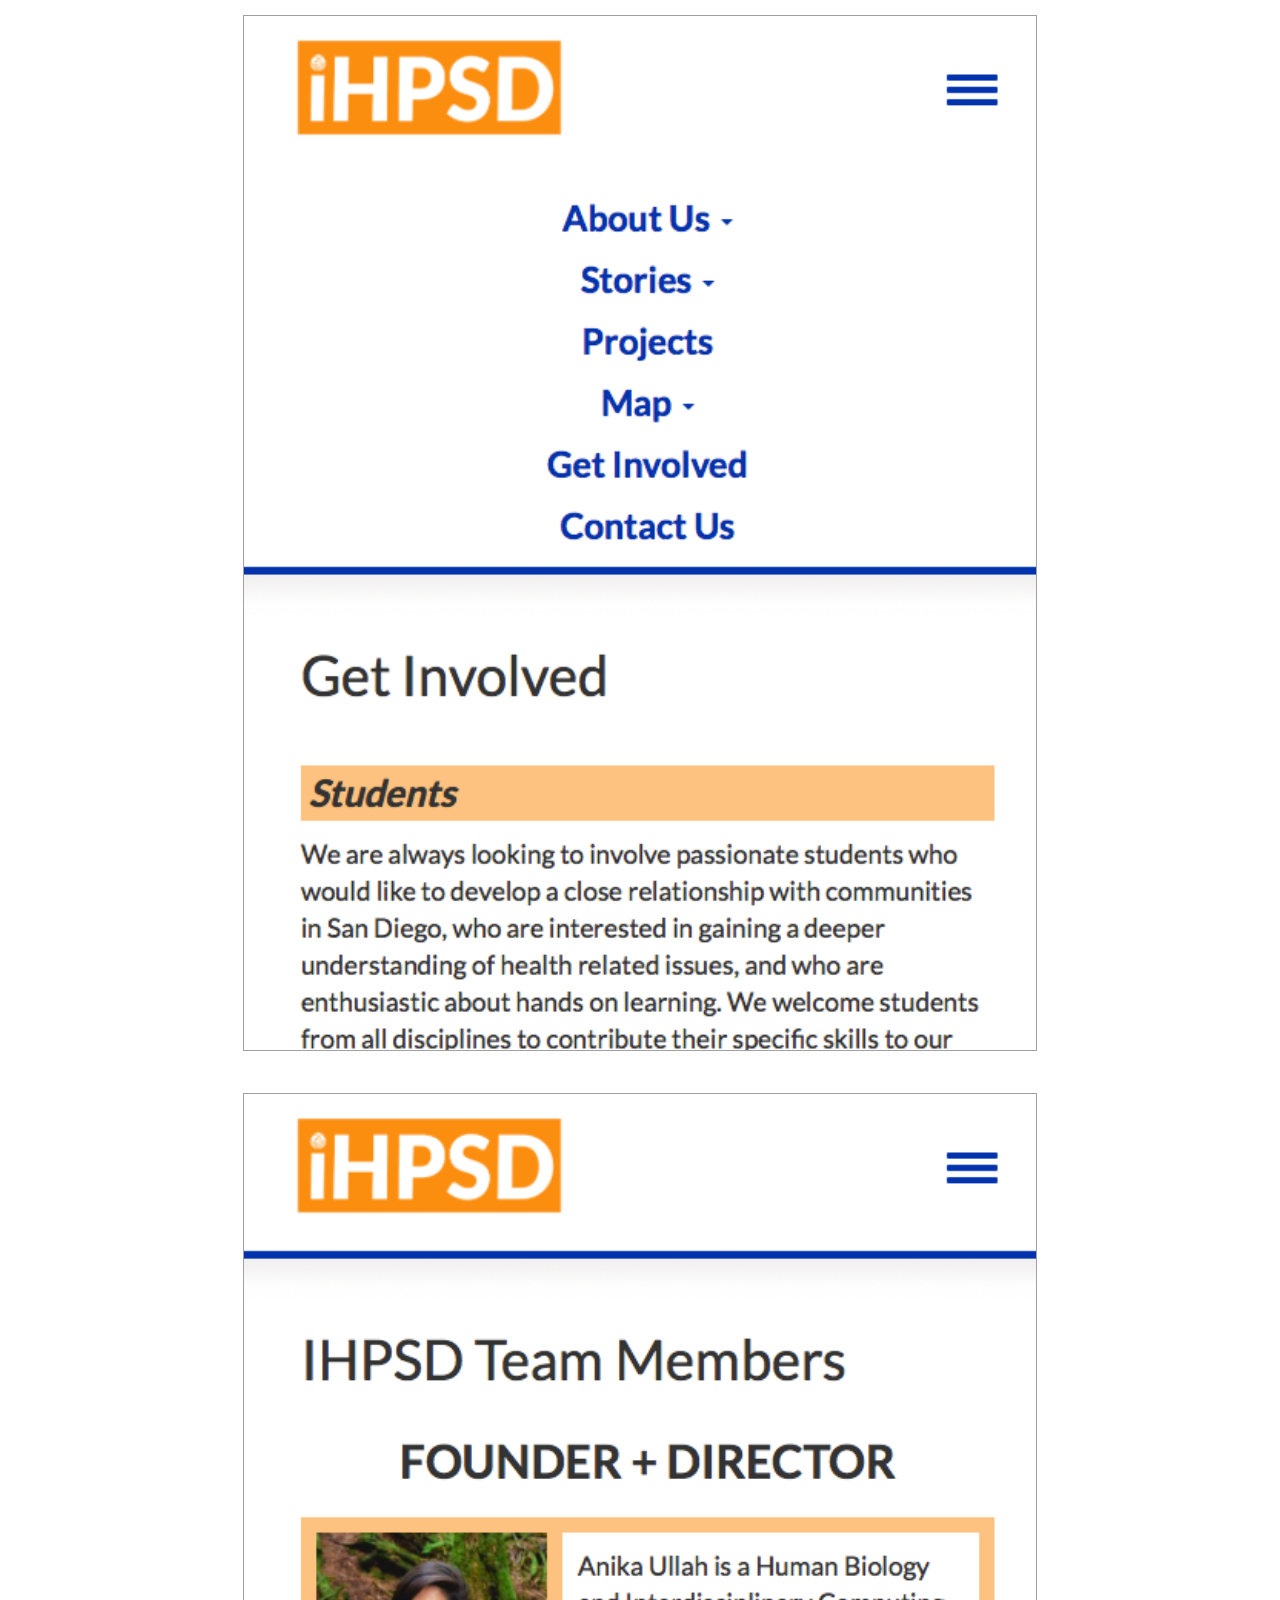
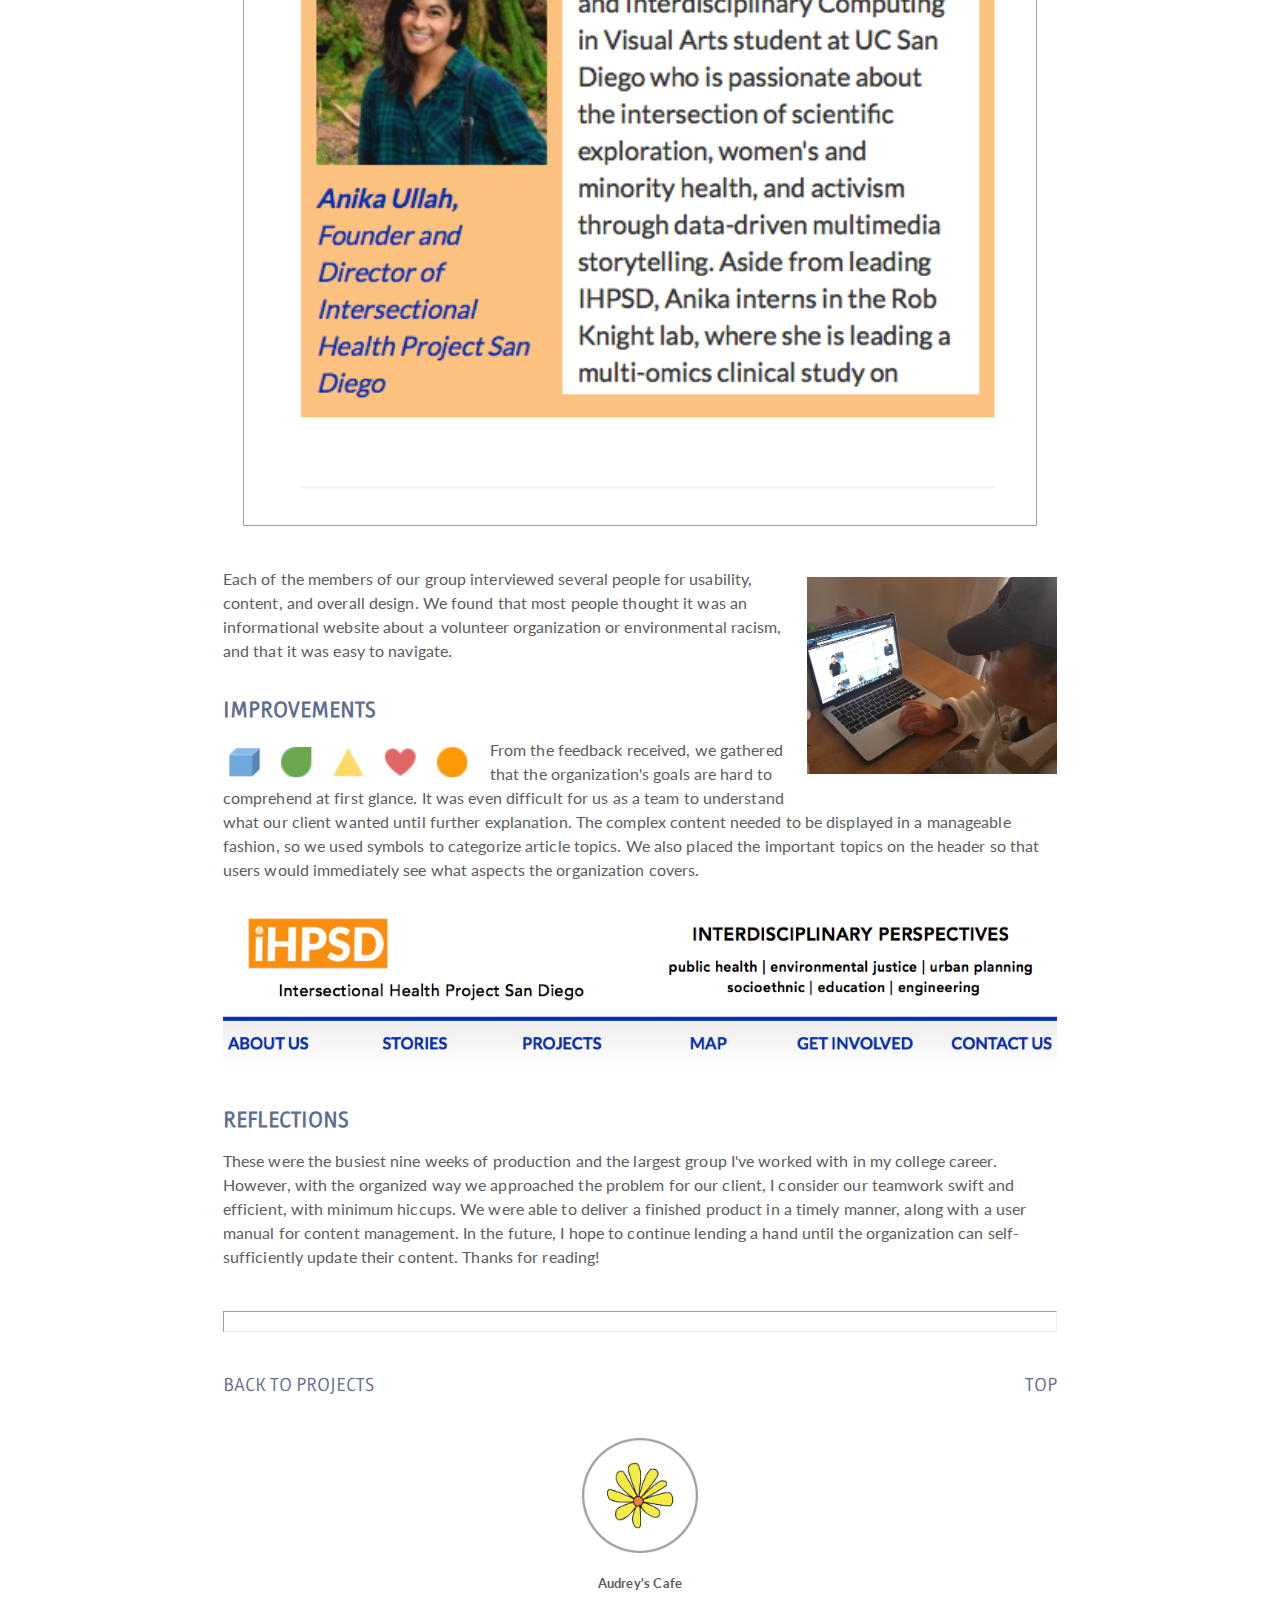
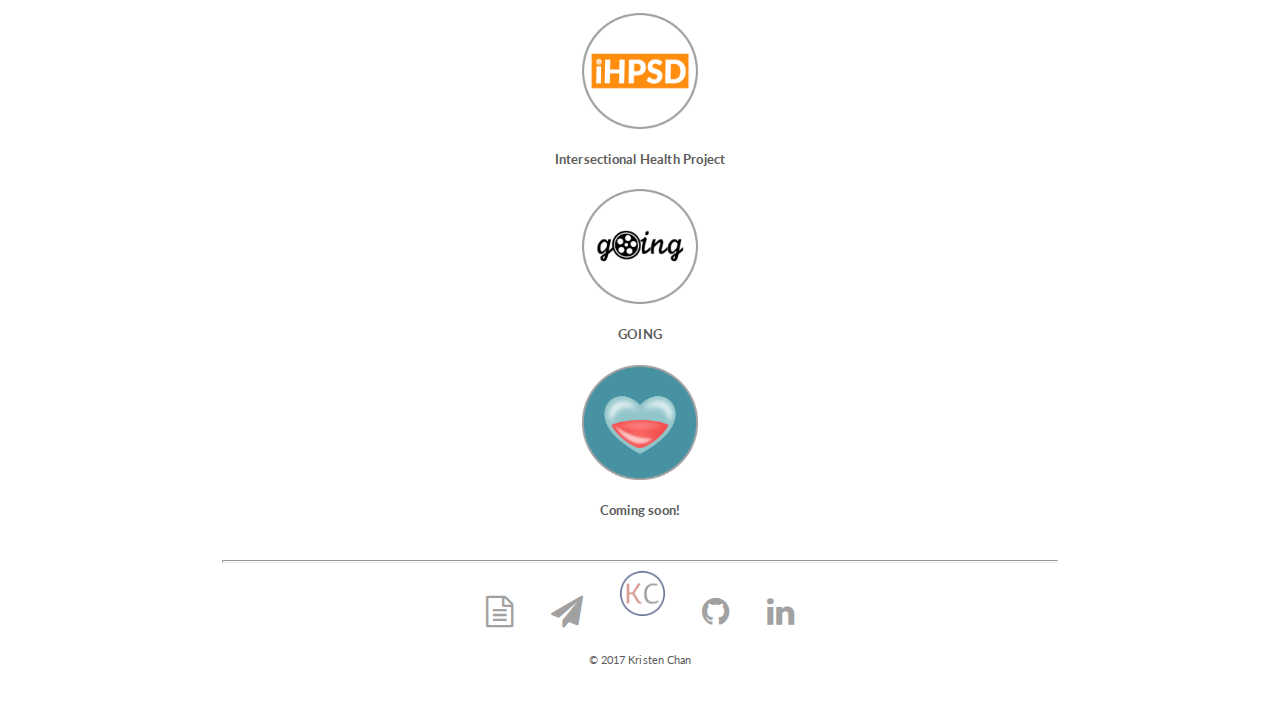
<file: ihpsd.html>
<!DOCTYPE html>
<html lang="en">

<head>
    <title>Kristen Chan</title>
    <meta charset="utf-8"/>

    <!-- Bootstrap -->
    <link rel="stylesheet" href="https://maxcdn.bootstrapcdn.com/bootstrap/4.0.0-beta/css/bootstrap.min.css"
        integrity="sha384-/Y6pD6FV/Vv2HJnA6t+vslU6fwYXjCFtcEpHbNJ0lyAFsXTsjBbfaDjzALeQsN6M" crossorigin="anonymous">
    <meta name="viewport" content="width=device-width, initial-scale=1, shrink-to-fit=no">

    <link href="https://fonts.googleapis.com/css?family=Ruluko|Lato:300" rel="stylesheet">
    <link rel="stylesheet" href="https://cdnjs.cloudflare.com/ajax/libs/font-awesome/4.7.0/css/font-awesome.min.css">

    <link rel='shortcut icon' type='image/x-icon' href='/favicon.ico'>

    <link rel="stylesheet" href="css/GLOBAL.css">
    <link rel="stylesheet" href="css/ihpsd.css">

    <meta name="keywords" content="Kristen, Chan, UX, design, portfolio, designer, ucsd, cognitive, software, engineer, san diego, california, east bay, san francisco, experience, java, programming, hci, UI, interface, science, user">
    <meta name="author" content="Kristen Chan">

</head>
<body>

<!--nav bar-->
<div class="name-block">
  <div class="name"><a href="index.html" style="text-decoration:none">
    <h1 class="name-title">KRISTEN CHAN</h1></a></div>

  <ul class="menu">
    <li><i class="fa fa-bars pull-right" id="menu" style="color:#7c7c7c; align:right"></i>
      <ul style="display: none" id="nav-links">
        <li><a class="nav-link" href="index.html">PROJECTS</a></li>
        <li><a class="nav-link" href="about.html">ABOUT ME</a></li>
      </ul>
    </li>
  </ul>
</div>

<div class="title">
    <h5 class="job-title">front-end developer + designer</h5>
    <hr class="bar-title">
</div>
<div class="top-nav">
    <a href="index.html">PROJECTS</a>
    <a href="about.html" style="color:#7c7c7c">ABOUT ME</a>
</div>
<!-- end nav bar-->

<!-- CONTENT -->
<div class="content">
    <div class="row">
        <div class="col-sm top-img">
            <a href="http://ihpsd.github.io" target="_blank"><img src="Logos/ihpsd-title.png"></a>
        </div>
        <div class="col-sm position">
            <h4>UX DESIGNER</h4>
            <h4>FRONT-END DEVELOPER</h4>
            <hr class="bot-hr">
            <p style="margin-top:-1%">Deliverable: a website that features articles written by an organization to encourage students to get involved in the community</p>
        </div>
    </div>

    <h6>DESIGN FOR DEVELOPMENT</h6>
    <p>For my engineering course, seven classmates and I partnered with a nonprofit UCSD organization to provide a platform to showcase multimedia stories about health issues affecting immigrant communities. The goal of the site is to connect UCSD students to these issues in hopes of increasing community involvement among student volunteers.</p><a href="resources/i1.png" target="_blank"><img src="resources/i1.png" class="img-cent" src="" vspace="10"></a>
    <p>We constructed a Gantt to organize a concise plan for development. Some tasks included data gathering, concept development, prototyping, and testing.</p>
    <div class="row match-my-cols">
        <div class="col-sm">
            <img class="two" src="resources/i2.png">
        </div>
        <div class="col-sm">
            <img class="two" src="resources/i3.png">
        </div>
    </div>
    <p>In order to keep the goals clear for both our client and the community, we created a stakeholder matrix and a user profile.</p>
    <h6>SITE ARCHITECTURE | PROTOTYPES</h6>
    </p><a href="resources/i4.png" target="_blank"><img src="resources/i4.png" class="img-cent" src="" vspace="10"></a>
    <p>Basing our paper prototypes on the architecture our client gave us, we drew up different ideas for an article page and the home page.</p>
    <div class="row">
        <div class="col-sm">
            <img class="two" src="resources/i5.png">
        </div>
        <div class="col-sm">
            <img class="two" src="resources/i6.png">
        </div>
        <div class="col-sm">
            <img class="two" src="resources/i7.png"><p>
        </div>
    </div>
    <p>Our client desired each page to have specific functions, such as an action bar with options for getting connected. While drawing up prototypes, we ideated amongst the group on how to display those functions both on the home page and on the article page.</p>
    <p>After prototyping through paper and pencil, we made higher fidelity mockups, keeping the design simple and modern. For secondary navigation, we added breadcrumbs as a visual tool to give insight to the site's hierarchy and the user's location at that point in time.</p>
    <div class="row">
        <div class="col-sm">
            <img class="two" src="resources/i8.png">
        </div>
        <div class="col-sm">
            <img class="two" src="resources/i9.png">
        </div>
    </div>
    <h6>FINAL PRODUCT | USER TESTING</h6>
    <p>Using Git Version Control, our team coded this website mobile-first using HTML, CSS and JavaScript. With a bootstrap framework, we speedily made the product ready for user testing. Take a look <a href="http://ihpsd.github.io" target="_blank">here</a>!</p>
    <div class="row">
        <div class="col-sm">
            <img class="two mob" src="resources/i13.png">
        </div>
        <div class="col-sm">
            <img class="two mob" src="resources/i14.png">
        </div>
        <div class="col-sm">
            <img class="two mob" src="resources/i15.png">
        </div>
    </div>
    <img class="i12" src="resources/i12.png" vspace="10"><p>Each of the members of our group interviewed several people for usability, content, and overall design. We found that most people thought it was an informational website about a volunteer organization or environmental racism, and that it was easy to navigate.</p>
    <h6>IMPROVEMENTS</h6>
    <img class="i17" src="resources/i17.png"><p>From the feedback received, we gathered that the organization's goals are hard to comprehend at first glance. It was even difficult for us as a team to understand what our client wanted until further explanation. The complex content needed to be displayed in a manageable fashion, so we used symbols to categorize article topics. We also placed the important topics on the header so that users would immediately see what aspects the organization covers.</p><img class="i16" src="resources/i16.png">
    <h6>REFLECTIONS</h6>
    <p>These were the busiest nine weeks of production and the largest group I've worked with in my college career. However, with the organized way we approached the problem for our client, I consider our teamwork swift and efficient, with minimum hiccups. We were able to deliver a finished product in a timely manner, along with a user manual for content management. In the future, I hope to continue lending a hand until the organization can self-sufficiently update their content. Thanks for reading!</p>


    <hr class="bot-hr">
    <!-- View projects again -->
    <a href="index.html" class="back">BACK TO PROJECTS</a>
    <a href="#top" style="float:right" class="back">TOP</a>
    <div class="extra row">
        <div class="col-sm">
            <a href="audreys.html"><img src="Logos/audreys.png"><h5>Audrey's Cafe</h5></a>
        </div>
        <div class="col-sm">
            <a href="ihpsd.html"><img src="Logos/ihpsd.png">
            <h5>Intersectional Health Project</h5></a>
        </div>
        <div class="col-sm">
            <a href="going.html"><img src="Logos/going.png"><h5>GOING</h5></a>
        </div>
        <div class="col-sm">
            <a href="https://clairvoyantx.github.io/ActsOfKindness/index2.html" target="_blank"><img src="Logos/actskind.png"><h5>Coming soon!</h5></a>
        </div>
    </div>
</div>


<!-- footer! -->
    <hr class="bar-footer">
    <div class="footer">
        <div>
            <a href="resume.pdf" target="_blank"><i class="fa fa-file-text-o fa-2x"></i></a>
            <a href="mailto:kristentchan@gmail.com"><i class="fa fa-paper-plane fa-2x"></i></a>
            <a href="index.html"><img class="footer-icon" src="Logos/KC.png"></a>
            <a href="https://github.com/kristentchan" target="_blank"><i class="fa fa-github fa-2x"></i></a>
            <a href="https://www.linkedin.com/in/kristentchan/" target="_blank"><i class="fa fa-linkedin fa-2x"></i></a>
        </div>
    </div>
    <div class="copyright">
            <br>
            <p>&copy; 2017 Kristen Chan</p>
    </div>

<script src="https://code.jquery.com/jquery-3.2.1.slim.min.js" integrity="sha384-KJ3o2DKtIkvYIK3UENzmM7KCkRr/rE9/Qpg6aAZGJwFDMVNA/GpGFF93hXpG5KkN" crossorigin="anonymous"></script>
<script src="https://cdnjs.cloudflare.com/ajax/libs/popper.js/1.11.0/umd/popper.min.js" integrity="sha384-b/U6ypiBEHpOf/4+1nzFpr53nxSS+GLCkfwBdFNTxtclqqenISfwAzpKaMNFNmj4" crossorigin="anonymous"></script>
<script src="https://maxcdn.bootstrapcdn.com/bootstrap/4.0.0-beta/js/bootstrap.min.js" integrity="sha384-h0AbiXch4ZDo7tp9hKZ4TsHbi047NrKGLO3SEJAg45jXxnGIfYzk4Si90RDIqNm1" crossorigin="anonymous"></script>
<script src="https://ajax.googleapis.com/ajax/libs/jquery/3.3.1/jquery.min.js"></script>
<script>
    document.getElementById('vid').play();
    document.getElementById('vid2').play();
    $("a[href='#top']").click(function() {
        $("html, body").animate({ scrollTop: 0 }, "slow");
        return false;
    });
</script>
<script>
    $("#menu").click(function(){
      $("#nav-links").slideToggle("slow");
      $('#menu').toggleClass('fa-bars fa-times')
    });
</script>
</body>
</html>
</file>
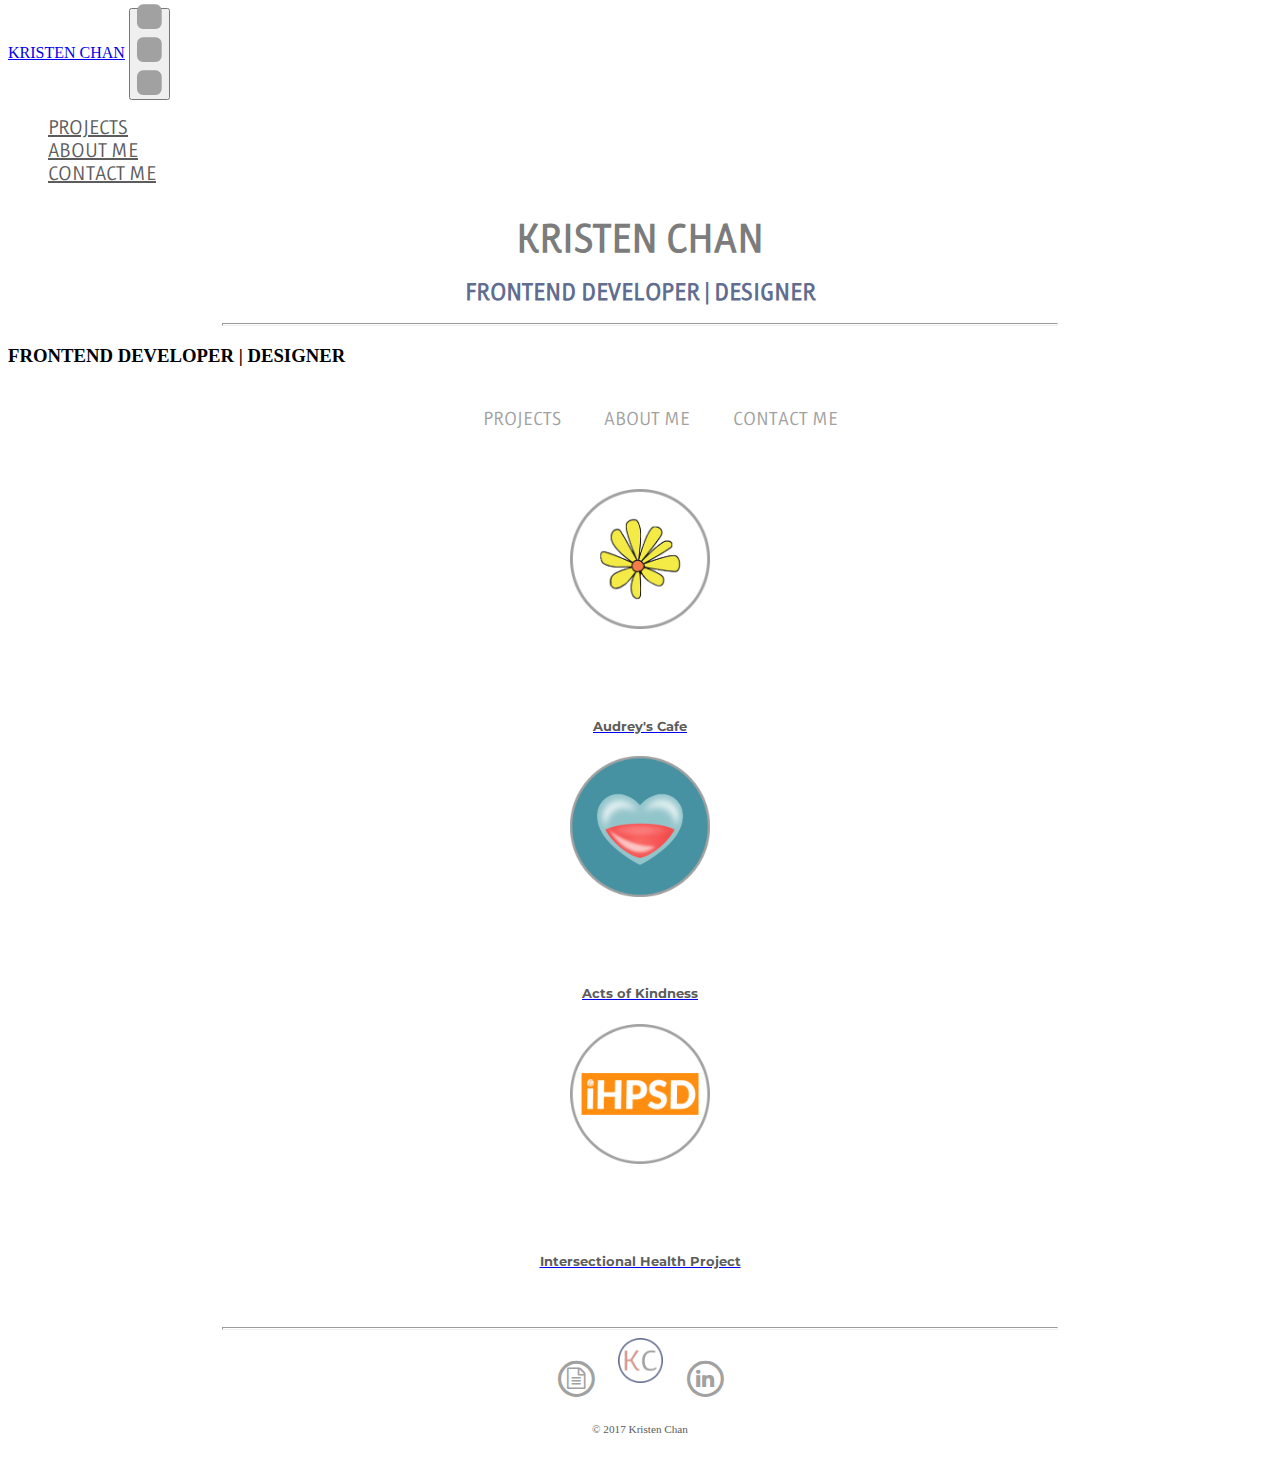
<file: projects.html>
<!DOCTYPE html>
<html>

<head>
    <title>Home Page</title>

    <!-- Bootstrap -->
    <link rel="stylesheet" href="https://maxcdn.bootstrapcdn.com/bootstrap/4.0.0-beta/css/bootstrap.min.css"
        integrity="sha384-/Y6pD6FV/Vv2HJnA6t+vslU6fwYXjCFtcEpHbNJ0lyAFsXTsjBbfaDjzALeQsN6M" crossorigin="anonymous">
    <meta name="viewport" content="width=device-width, initial-scale=1, shrink-to-fit=no">

    <link href="https://fonts.googleapis.com/css?family=Ruluko|Montserrat:200" rel="stylesheet">
    <link rel="stylesheet" href="https://cdnjs.cloudflare.com/ajax/libs/font-awesome/4.7.0/css/font-awesome.min.css">

    <link rel="stylesheet" href="css/GLOBAL.css">
    <link rel="stylesheet" href="css/projects.css">

    <meta name="keywords" content="Kristen, Chan, UX, design, portfolio, designer, ucsd, cognitive, software, engineer, san diego,
            california, east bay, san francisco, experience, java, programming, hci, UI, interface, science, user">
    <meta name="author" content="Kristen Chan">

</head>
<body>
<!--nav bar-->

        <div class="top-icons">
            <nav class="navbar navbar-toggleable-md navbar-light bg-faded">

                <a class="navbar-brand" href="index.html">KRISTEN CHAN</a>
                <button class="navbar-toggler navbar-toggler-right" type="button" data-toggle="collapse"
                    data-target="#navbarSupportedContent" aria-controls="navbarSupportedContent"
                    aria-expanded="false" aria-label="Toggle navigation">
                    <span class="fa fa-ellipsis-v fa-lg" style="font-size:9vw"></span>
                </button>
                <div class="collapse navbar-collapse" id="navbarSupportedContent">
                    <ul class="navbar-nav mr-auto">
                        <li class="nav-item">
                            <a class="nav-link" href="#">PROJECTS</a>
                        </li>
                        <li class="nav-item">
                            <a class="nav-link" href="index.html">ABOUT ME</a>
                        </li>
                        <li class="nav-item">
                            <a class="nav-link" href="contact.html">CONTACT ME</a>
                        </li>
                    </ul>
                </div>
            </nav>
        </div>
    <div class="title" class="row">
        <a href="index.html" style="color:black; text-decoration:none"><h1 class="name-title" text-align="center">KRISTEN CHAN</h1></a>
        <h2 class="job-title">FRONTEND DEVELOPER | DESIGNER</h2>
        <hr class="bar-title">
        <h3 class="job-title2">FRONTEND DEVELOPER | DESIGNER</h3>
    </div>

    <div class="top-nav" align="center">
        <ul>
            <a href="projects.html" style="color:#a1a1a1">PROJECTS</a>
            <a href="index.html">ABOUT ME</a>
            <a href="contact.html">CONTACT ME</a>
        </ul>
    </div>
<!-- end nav bar-->


<!-- CONTENT!!! -->
    <div class="container-fluid">

        <div class="row">
            <div class="col-sm"><a href="audreys.html">
                <img align="center" src="Logos/audreys.png"></a>
                <a href="audreys.html"><h5>Audrey's Cafe</h5></a>
            </div>
            <div class="col-sm"><a href="">
                <img align="center" src="Logos/actskind.png"></a>
                <a href="#"><h5>Acts of Kindness</h5></a>
            </div>
            <div class="col-sm" style="background-color:white"><a href="">
                <img align="center" src="Logos/ihpsd.png"></a>
                <a href="#"><h5>Intersectional Health Project</h5></a>
            </div>
        </div>
        <br><br>
    </div>


<!-- footer! -->
    <hr class="bar-footer">
    <div class="footer">
        <span class="fa-stack fa-lg">
            <a href="resume.pdf" target="_blank" style="color:#a1a1a1"><i class="fa fa-circle-thin fa-stack-2x"></i>
            <i class="fa fa-file-text-o fa-stack-1x" style=""></i></a>
        </span>
        <a href="index.html"><img class="footer-icon" src="Logos/KC.png"></a>
        <span class="fa-stack fa-lg">
            <a href="http://linkedin.com/in/kristentchan/" target="_blank" style="color:#a1a1a1">
            <i class="fa fa-circle-thin fa-stack-2x"></i>
            <i class="fa fa-linkedin fa-stack-1x"></i></a>
        </span>
        <div class="copyright">
            <br>
            <p>&copy 2017 Kristen Chan</p>
        </div>
    </div>


    <script src="https://code.jquery.com/jquery-3.2.1.slim.min.js" integrity="sha384-KJ3o2DKtIkvYIK3UENzmM7KCkRr/rE9/Qpg6aAZGJwFDMVNA/GpGFF93hXpG5KkN" crossorigin="anonymous"></script>
    <script src="https://cdnjs.cloudflare.com/ajax/libs/popper.js/1.11.0/umd/popper.min.js" integrity="sha384-b/U6ypiBEHpOf/4+1nzFpr53nxSS+GLCkfwBdFNTxtclqqenISfwAzpKaMNFNmj4" crossorigin="anonymous"></script>
    <script src="https://maxcdn.bootstrapcdn.com/bootstrap/4.0.0-beta/js/bootstrap.min.js" integrity="sha384-h0AbiXch4ZDo7tp9hKZ4TsHbi047NrKGLO3SEJAg45jXxnGIfYzk4Si90RDIqNm1" crossorigin="anonymous"></script>
</body>
<script>
function myFunction() {
    var x = document.getElementById("topnav");
    if (x.className === "top-nav") {
        x.className += " responsive";
    } else {
        x.className = "top-nav";
    }
}
</script>

</html>
</file>
<file: css/GLOBAL.css>
/* GLOBAL CSS INCLUDES HEADER & FOOTER FOR EVERY PAGE*/

.content {
  margin-left: 17%;
  margin-right: 17%;
  margin-top: 2%;
}
.job-title {
  font-family: 'Ruluko', sans-serif;
  margin-top: 1.2%;
  margin-bottom: 1.4%;
  text-align: center;
  color: #616d90;
}
.bar-title {
  border-width: 1px;
  height: 1px;
  width: 66%;
  color: #a1a1a1;
}

/* MOBILE */
.name-block {
  overflow: auto;
  display: inline-block;
  width: 100%;
}
.name-title {
  float: left;
  font-family: 'Ruluko', sans-serif;
  font-size: 32px;
  color: #7c7c7c;
  margin-top: 3%;
  margin-left: 7%;
}
.menu {
  margin-top: 3%;
  margin-right: 7%;
}
#nav-links {
  clear:left;
  text-align: center;
  padding: 0;
}
.nav-link {
  font-family: 'Ruluko';
  font-size: 20px;
  color: #5c5c5c;
}
.nav-link:hover {
  color: #d5988d;
}
ul {
  list-style-type: none;
}


/*DESKTOP*/
.top-nav {
  position: -webkit-sticky;
  position: sticky;
  top: 0;
  margin-left: 17%;
  margin-right: 17%;
  padding-top: .4%;
  padding-bottom: .4%;
  font-family: 'Ruluko', sans-serif;
  text-align: center;
  background-color: white;
  z-index: 100;
}

.top-nav a {
  padding-left: 20px;
  padding-right: 20px;
  display: inline;
  text-decoration: none;
  font-size: 1.2em;
  color: #a1a1a1;
}

.top-nav a:hover {
  text-decoration: none;
  color: #d5988d;
}


/* FOOTER CSS */
.bar-footer {
  border-width: 1px;
  height: 1px;
  width: 66%;
  color: #a1a1a1;
  margin-top: 0%;
}

.footer {
  margin-left: 17%;
  margin-right: 17%;
  text-align: center;
}
.footer-icon {
  max-height: 45px;
  max-width: 45px;
  margin-right: 2%;
  margin-left: 2%;
}
.footer i {
  margin-left: 2%;
  margin-right: 2%;
}
.fa {
  vertical-align: middle;
  color: #a1a1a1;
}
.copyright p {
  text-align: center;
  font-family: 'Lato';
  font-size: .7em;
  color: #5c5c5c;
  margin-top: .5%;
  margin-bottom: 3%;
  margin-left: 17%;
  margin-right: 17%;
}
@media screen and (min-width:700px){
  .name-title {
    font-family: 'Ruluko', sans-serif;
    float: none;
    font-size: 40px;
    text-align: center;
    color: #7c7c7c;
    margin: 0%;
    margin-top: 30px;
    text-align: center;
  }
  .menu {
    display: none;
  }
}
@media screen and (max-width: 700px) {
  .content {
    margin-right: 7%;
    margin-left: 7%;
  }
  .title {
    padding-right: 7%;
    padding-left: 7%;
  }
  .bar-title {
    width: 100%;
    margin-bottom: 5%;
  }
  .job-title {
    text-align: center;
  }
  .top-nav {
    display: none;
  }
  .footer {
    margin-right: 7%;
    margin-left: 7%;
  }
  .bar-footer{
    width: 90%;
    margin-bottom: 4%;
  }
}
</file>
<file: css/index.css>
.content img {
  width: 90%;
  height: auto;
  display: block;
  margin: auto;
  margin-bottom: 5%;
}

.col-sm {
    margin-bottom: 5%;
}
.content {
  margin-bottom: -4%;
}

.content h5 {
  text-align: center;
  font-family: 'Lato';
  color: #5c5c5c;
  letter-spacing: .1px;
  text-decoration: none !important;
}

.content a {
  text-decoration: none;
}

.hover {
  padding-top: 2%;
  border: 1px solid #ffffff;
}
.hover:hover {
  background-color: #ffffff;
  opacity: .75;
  transition: .1s;
}

.hv1:hover {
  border-top: 1px dotted #d5988d;
  border-left: 1px dotted #d5988d;
}
.hv2:hover {
  border-top: 1px dotted #d5988d;
  border-right: 1px dotted #d5988d;
}
.hv3:hover {
  border-left: 1px dotted #d5988d;
  border-bottom: 1px dotted #d5988d;
}

@media screen and (max-width: 786px) {
  .content img {
    display: block;
    margin: auto;
    margin-bottom: 4%;
}
  .col-sm {
  }

}
</file>
<file: css/contact.css>
h5 {
    font-family: 'Montserrat';
    text-align: center;
    margin-top: 7%;
    margin-bottom: 7%;
    color: #5c5c5c;
    letter-spacing: -.7px;
}

.content a {
    color: black;
}
.content a:hover {
    text-decoration: underline;
    color: #616d90;
}

.content img {
    display: block;
    margin: auto;
    width: 90px;
    height: 90px;
    margin-bottom: 3%;
    margin-top: 8%;
}



@media screen and (min-width: 992px) {
    .container-fluid {
        padding-top: 2%;
        padding-left: 25%;
        padding-right: 25%;
    }
}
@media screen and (max-width: 768px) {
    .content img {
        width: 90px;
        height: 90px;
    }
}
</file>
<file: css/going.css>
.top-img img{
  display: block;
  margin: auto;
  padding: 0% 8% 8% 8%;
  width: 100%;
  height: auto;
}
.top-img img:hover {
  box-shadow: 2px 2px 2px #a1a1a1;
}
.position {
  margin-top: 0%;
  text-align: center;
  font-family: 'Ruluko';
  color: #616d90;
}
.position h4 {
  font-size: 1.2em;
}
.img-cent {
  display: block;
  margin-right: auto;
  margin-left: auto;
  width: 90%;
  height: auto;
}
.img-cent:hover {
  box-shadow: 2px 2px 2px #a1a1a1;
}
.col-sm img {
  display: block;
  margin: auto;
  width: 95%;
  height: auto;
  margin-top: 3%;
  margin-bottom: 5%;
}
.i12 {
  margin-left: 2%;
  margin-bottom: 2%;
  float: right;
  width: 30%;
  height: auto;
}
.i16 {
  width: 100%;
  display: block;
  margin: auto;
}

.i17 {
  width: 30%;
  height: auto;
  float: left;
  margin-right: 2%;
  margin-top: 1%;
}
.mob {
  border: 1px solid #a1a1a1;
}
h5 {
  font-family: 'Lato';
  letter-spacing: .2px;
}
h6 {
  font-family: 'Ruluko';
  color: #616d90;
  font-size: 1.4em;
  margin-top: 4%;
  margin-bottom: 2%;
}
p {
  font-family: 'Lato';
  color: #5c5c5c;
  line-height: 1.5;
  letter-spacing: .1px;
}
.bullets li {
  list-style-type: circle;
  font-family: 'Lato';
  color: #5c5c5c;
  line-height: 1.5;
  letter-spacing: .2px;
}
.content a {
  color: #616d90;
  text-decoration: underline;
}
.bot-hr {
  margin-top: 5%;
  margin-bottom: 5%;
  border-top: 1px solid #gray;
  text-align: center;
}
.bot-hr:after{
  content: '\2756'; //00A7, 221E, 223E, \22B0 \22B1
  display: inline-block;
  position: relative;
  top: -14px;
  padding: 0 10px;
  background: #ffffff;
  color: #a1a1a1;
  font-size: 1em;
}
.extra {
  margin-top: 5%;
  margin-bottom: 5%;
}
.extra img {
    width: 9vw;
    height: 9vw;
    display: block;
    margin: auto;
    margin-bottom: 2%;
}
.extra a {
    text-align: center;
    font-family: 'Montserrat';
    color: #5c5c5c;
    text-decoration: none;
}
.extra a:hover {
    color: #616d90;
    text-decoration: underline;
}
.back {
  text-decoration: none !important;
  font-family: Ruluko;
  font-size: 1.2em;
}

.back:hover {
  text-decoration: underline !important;
}

@media screen and (max-width: 786px) {
  .position {
    margin-top: 0%;
  }
  .extra img {
    width: 20vw;
    height: 20vw;
    display: block;
    margin: auto;
  }
  .extra .col-sm {
    margin-top: 6%;
  }
  .content img {
    margin-bottom: 4%;
  }
  .img-cent {
    width: 100%;
    height: auto;
  }
  .i12 {
    display: block;
    margin: auto;
    float: none;
    width: 95%;
    height: auto;
  }
  .i17 {
    width: 50%;
    height: auto;
  }
}
</file>
<file: css/ihpsd.css>
.top-img img{
  display: block;
  margin: auto;
  width: 100%;
  height: auto;
}
.top-img img:hover {
  box-shadow: 2px 2px 2px #a1a1a1;
}
.position {
  margin-top: 0%;
  text-align: center;
  font-family: 'Ruluko';
  color: #616d90;
}
.position h4 {
  font-size: 1.2em;
}
.img-cent {
  display: block;
  margin-right: auto;
  margin-left: auto;
  width: 90%;
  height: auto;
}
.img-cent:hover {
  box-shadow: 2px 2px 2px #a1a1a1;
}
.col-sm img {
  display: block;
  margin: auto;
  width: 95%;
  height: auto;
  margin-top: 3%;
  margin-bottom: 5%;
}
.i12 {
  margin-left: 2%;
  margin-bottom: 2%;
  float: right;
  width: 30%;
  height: auto;
}
.i16 {
  width: 100%;
  display: block;
  margin: auto;
}

.i17 {
  width: 30%;
  height: auto;
  float: left;
  margin-right: 2%;
  margin-top: 1%;
}
.mob {
  border: 1px solid #a1a1a1;
}
h5 {
  font-family: 'Lato';
  letter-spacing: .2px;
}
h6 {
  font-family: 'Ruluko';
  color: #616d90;
  font-size: 1.4em;
  margin-top: 4%;
  margin-bottom: 2%;
}
p {
  font-family: 'Lato';
  color: #5c5c5c;
  line-height: 1.5;
  letter-spacing: .1px;
}
.bullets li {
  list-style-type: circle;
  font-family: 'Lato';
  color: #5c5c5c;
  line-height: 1.5;
  letter-spacing: .2px;
}
.content a {
  color: #616d90;
  text-decoration: underline;
}
.bot-hr {
  margin-top: 5%;
  margin-bottom: 5%;
  border-top: 1px solid #gray;
  text-align: center;
}
.bot-hr:after{
  content: '\223e'; //00A7, 221E, 223E, \22B0 \22B1
  display: inline-block;
  position: relative;
  top: -14px;
  padding: 0 10px;
  background: #ffffff;
  color: #a1a1a1;
  font-size: 1em;
}
.extra {
  margin-top: 5%;
  margin-bottom: 5%;
}
.extra img {
    width: 9vw;
    height: 9vw;
    display: block;
    margin: auto;
    margin-bottom: 2%;
}
.extra a {
    text-align: center;
    font-family: 'Montserrat';
    color: #5c5c5c;
    text-decoration: none;
}
.extra a:hover {
    color: #616d90;
    text-decoration: underline;
}
.back {
  text-decoration: none !important;
  font-family: Ruluko;
  font-size: 1.2em;
}

.back:hover {
  text-decoration: underline !important;
}

@media screen and (max-width: 786px) {
  .position {
    margin-top: 0%;
  }
  .extra img {
    width: 20vw;
    height: 20vw;
    display: block;
    margin: auto;
  }
  .extra .col-sm {
    margin-top: 6%;
  }
  .content img {
    margin-bottom: 4%;
  }
  .img-cent {
    width: 100%;
    height: auto;
  }
  .i12 {
    display: block;
    margin: auto;
    float: none;
    width: 95%;
    height: auto;
  }
  .i17 {
    width: 50%;
    height: auto;
  }
}
</file>
<file: css/projects.css>
.container-fluid {
    padding-top: 3%;
    padding-left: 15%;
    padding-right: 15%;
}

.container-fluid img {
    width: 11vw;
    height: 11vw;
    display: block;
    margin: auto;
    margin-bottom: 10%;
}

h5 {
    text-align: center;
    font-family: 'Montserrat';
    color: #5c5c5c;
}

.container-fluid a :hover {
    color: #616D90;
    text-decoration: underline;
}

@media screen and (max-width: 786px) {
  .container-fluid img {
      width: 30vw;
      height: 30vw;
      display: block;
      margin: auto;
      margin-bottom: 4%;
  }
  .col-sm {
    margin-bottom: 5%;
    margin-top: 5%;
  }

}
</file>
